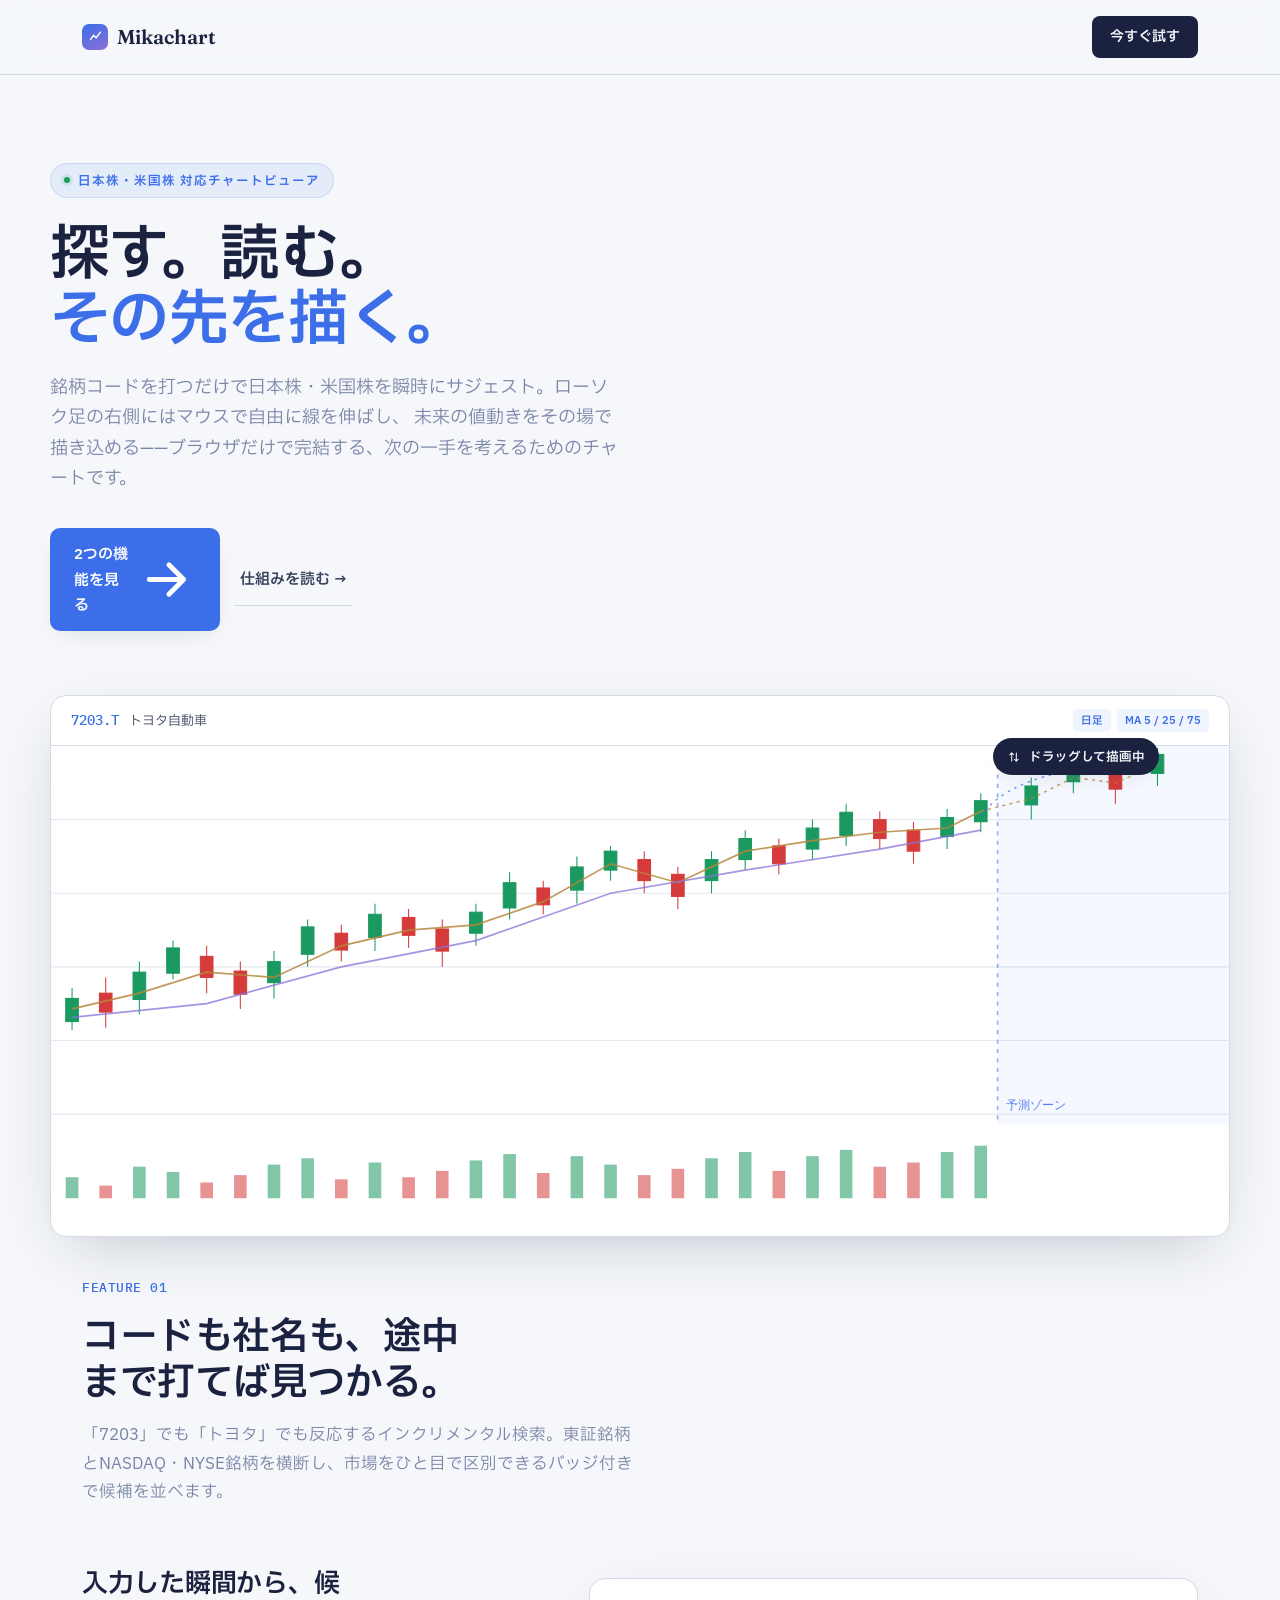
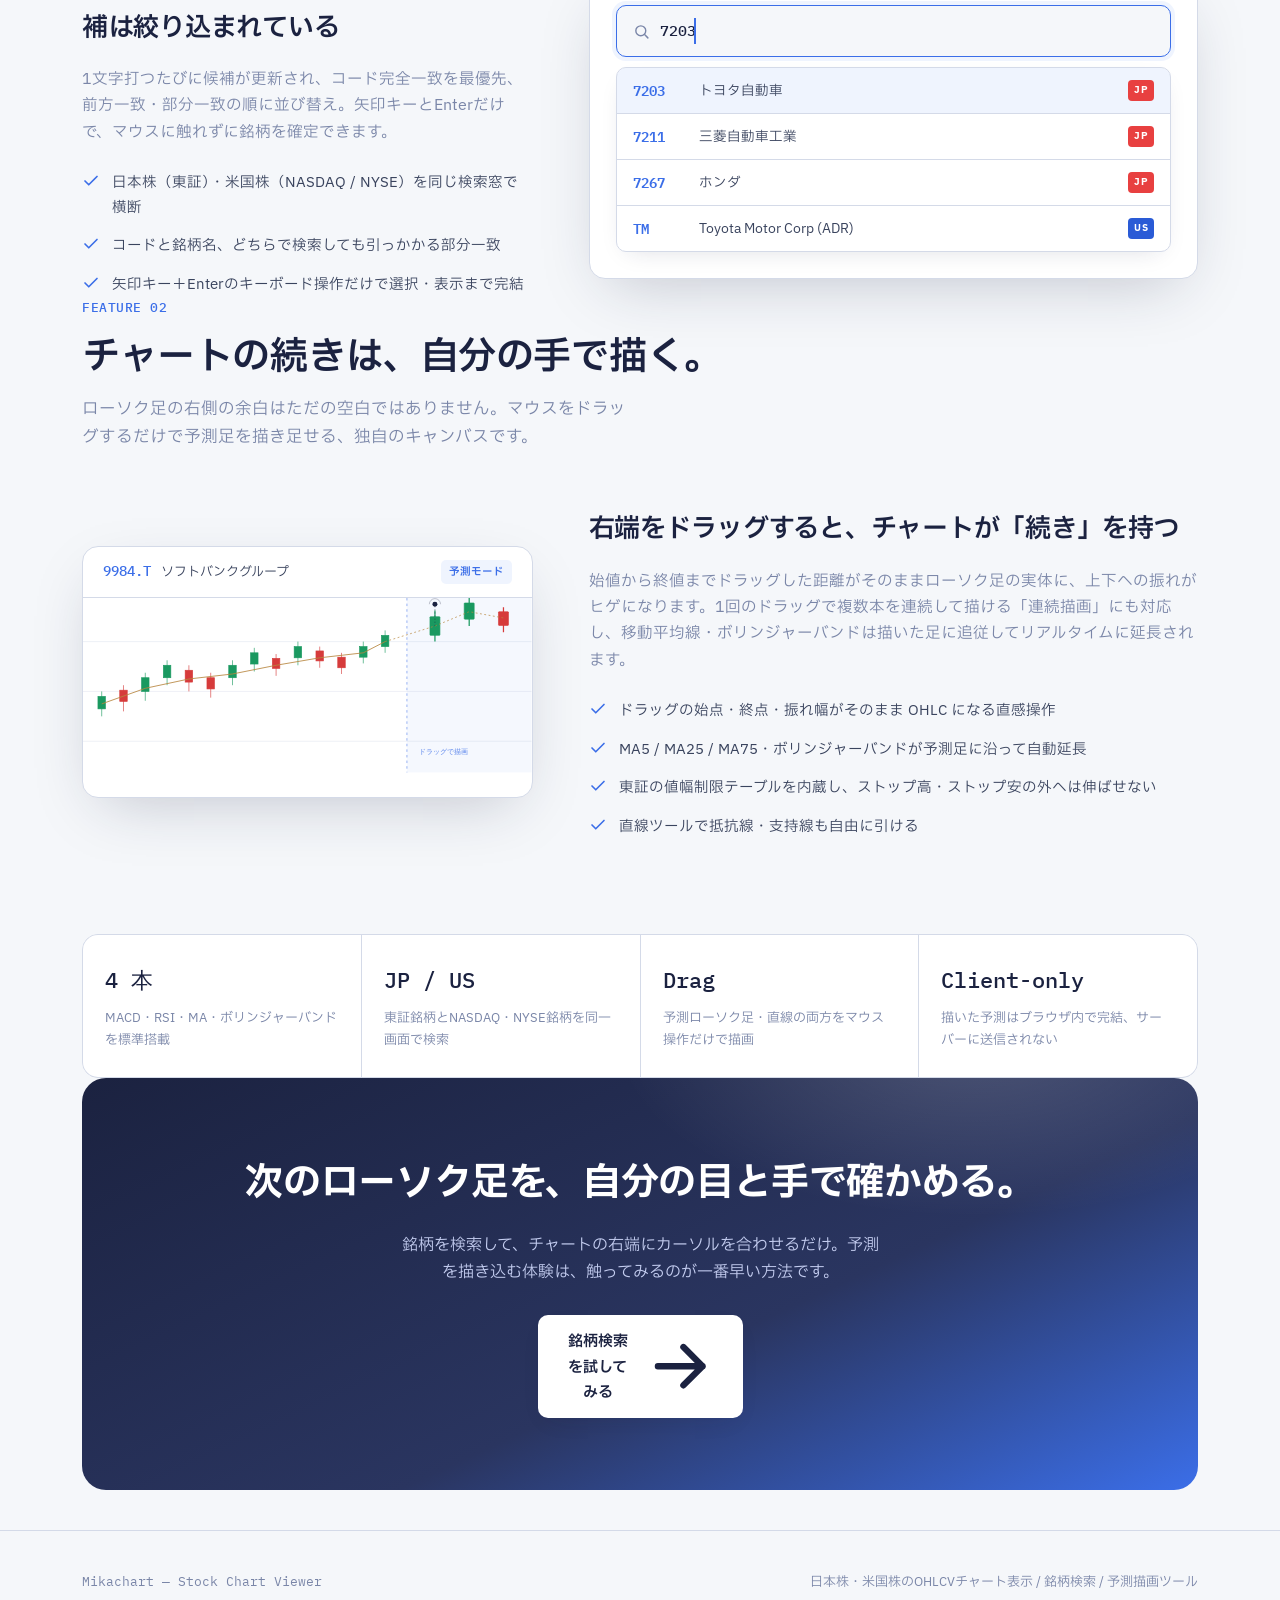
<file: frontend-promo/index.html>
<!DOCTYPE html>
<html lang="ja">
<head>
<meta charset="UTF-8">
<meta name="viewport" content="width=device-width, initial-scale=1.0">
<title>Mikachart — 銘柄検索と予測描画チャート</title>
<meta name="description" content="銘柄検索とチャート右側への予測ローソク足描画をアピールするプロダクトLP">
<link rel="preconnect" href="https://fonts.googleapis.com">
<link rel="preconnect" href="https://fonts.gstatic.com" crossorigin>
<link href="https://fonts.googleapis.com/css2?family=Fraunces:opsz,wght@9..144,500;9..144,600;9..144,680&family=IBM+Plex+Sans:wght@400;500;600&family=IBM+Plex+Sans+JP:wght@400;500;600&family=IBM+Plex+Mono:wght@400;500&display=swap" rel="stylesheet">

<style>
  :root{
    --ink:#1B2240;
    --text:#3A445E;
    --muted:#7A86A8;
    --border:#D4DAE8;
    --bg:#F5F7FA;
    --surface:#FFFFFF;
    --accent:#3B6EE8;
    --accent-soft:rgba(59,110,232,0.08);
    --accent-soft-2:rgba(59,110,232,0.16);
    --green:#1A9960;
    --green-soft:rgba(26,153,96,0.12);
    --red:#D63B3B;
    --gold:#B8863F;
    --purple:#8B6FD9;
    --skyblue:#3E6FD1;
    --shadow:0 20px 60px -20px rgba(27,34,64,0.25);
    --shadow-sm:0 8px 24px -12px rgba(27,34,64,0.18);
  }

  @media (prefers-color-scheme: dark){
    :root:not([data-theme="light"]){
      --ink:#EEF2FF;
      --text:#C7CEE8;
      --muted:#8A93BE;
      --border:#2C3454;
      --bg:#0E1220;
      --surface:#161C30;
      --accent:#7096F5;
      --accent-soft:rgba(112,150,245,0.12);
      --accent-soft-2:rgba(112,150,245,0.22);
      --green:#3BC088;
      --green-soft:rgba(59,192,136,0.14);
      --red:#F0625F;
      --gold:#E0AF68;
      --purple:#BB9AF7;
      --skyblue:#7AA2F7;
      --shadow:0 20px 60px -20px rgba(0,0,0,0.6);
      --shadow-sm:0 8px 24px -12px rgba(0,0,0,0.5);
    }
  }
  :root[data-theme="dark"]{
    --ink:#EEF2FF;
    --text:#C7CEE8;
    --muted:#8A93BE;
    --border:#2C3454;
    --bg:#0E1220;
    --surface:#161C30;
    --accent:#7096F5;
    --accent-soft:rgba(112,150,245,0.12);
    --accent-soft-2:rgba(112,150,245,0.22);
    --green:#3BC088;
    --green-soft:rgba(59,192,136,0.14);
    --red:#F0625F;
    --gold:#E0AF68;
    --purple:#BB9AF7;
    --skyblue:#7AA2F7;
    --shadow:0 20px 60px -20px rgba(0,0,0,0.6);
    --shadow-sm:0 8px 24px -12px rgba(0,0,0,0.5);
  }

  *{box-sizing:border-box;}
  html{scroll-behavior:smooth;}
  body{
    margin:0;
    background:var(--bg);
    color:var(--text);
    font-family:"IBM Plex Sans","IBM Plex Sans JP",system-ui,-apple-system,"Segoe UI",sans-serif;
    font-size:16px;
    line-height:1.7;
    -webkit-font-smoothing:antialiased;
  }
  .mono{font-family:"IBM Plex Mono",ui-monospace,monospace;}
  h1,h2,h3{
    font-family:"Fraunces","IBM Plex Sans JP",serif;
    color:var(--ink);
    text-wrap:balance;
    margin:0;
    letter-spacing:-0.01em;
  }
  p{margin:0;}
  img,svg{max-width:100%;display:block;}
  a{color:inherit;}

  .wrap{max-width:1180px;margin:0 auto;padding:0 32px;}
  @media (max-width:720px){.wrap{padding:0 20px;}}

  /* ---------- nav ---------- */
  header.nav{
    position:sticky;top:0;z-index:50;
    background:color-mix(in srgb, var(--bg) 88%, transparent);
    backdrop-filter:blur(10px);
    border-bottom:1px solid var(--border);
  }
  .nav-inner{
    display:flex;align-items:center;justify-content:space-between;
    padding:16px 32px;max-width:1180px;margin:0 auto;
  }
  .logo{
    display:flex;align-items:center;gap:9px;
    font-family:"Fraunces",serif;font-weight:600;font-size:20px;color:var(--ink);
  }
  .logo-mark{
    width:26px;height:26px;border-radius:7px;
    background:linear-gradient(155deg, var(--accent), var(--purple));
    display:flex;align-items:center;justify-content:center;
    flex:none;
  }
  .logo-mark svg{width:15px;height:15px;}
  .nav-cta{
    font-size:14px;font-weight:600;
    padding:9px 18px;border-radius:8px;
    background:var(--ink);color:var(--bg);
    text-decoration:none;
    white-space:nowrap;
  }
  /* ---------- hero ---------- */
  .hero{padding:88px 0 40px;}
  .eyebrow{
    display:inline-flex;align-items:center;gap:8px;
    font-size:12.5px;font-weight:600;letter-spacing:0.08em;
    color:var(--accent);
    background:var(--accent-soft);
    border:1px solid var(--accent-soft-2);
    padding:6px 13px;border-radius:99px;
    margin-bottom:22px;
  }
  .eyebrow .dot{width:6px;height:6px;border-radius:50%;background:var(--green);box-shadow:0 0 0 3px var(--green-soft);}
  .hero h1{
    font-size:clamp(34px,5.4vw,60px);
    font-weight:600;
    line-height:1.08;
    max-width:15ch;
  }
  .hero h1 em{
    font-style:normal;
    color:var(--accent);
  }
  .hero-sub{
    margin-top:22px;
    font-size:18px;
    color:var(--muted);
    max-width:52ch;
  }
  .hero-actions{
    margin-top:34px;
    display:flex;gap:14px;flex-wrap:wrap;align-items:center;
  }
  .btn-primary{
    display:inline-flex;align-items:center;gap:8px;
    background:var(--accent);color:#fff;
    font-weight:600;font-size:15px;
    padding:13px 24px;border-radius:10px;
    text-decoration:none;
    box-shadow:var(--shadow-sm);
    transition:transform .15s ease, box-shadow .15s ease;
  }
  .btn-primary:hover{transform:translateY(-1px);}
  .btn-ghost{
    display:inline-flex;align-items:center;gap:6px;
    font-weight:600;font-size:15px;color:var(--text);
    padding:13px 6px;text-decoration:none;
    border-bottom:1px solid var(--border);
  }

  /* ---------- chart mock (shared) ---------- */
  .chart-card{
    background:var(--surface);
    border:1px solid var(--border);
    border-radius:16px;
    box-shadow:var(--shadow);
    overflow:hidden;
  }
  .chart-topbar{
    display:flex;align-items:center;justify-content:space-between;
    padding:13px 20px;border-bottom:1px solid var(--border);
    font-size:12.5px;color:var(--muted);
  }
  .chart-title{
    display:flex;align-items:baseline;gap:10px;
  }
  .chart-title .code{font-family:"IBM Plex Mono",monospace;font-weight:500;color:var(--accent);font-size:14px;}
  .chart-title .name{color:var(--text);font-size:13px;}
  .chart-badges{display:flex;gap:6px;}
  .pill-tag{
    font-size:10.5px;font-weight:600;padding:3px 8px;border-radius:5px;
    background:var(--accent-soft);color:var(--accent);
  }
  .hero-chart-wrap{margin-top:64px;position:relative;}
  .hero-chart-wrap .chart-card{padding-bottom:6px;}
  .hero-chart-svg{width:100%;height:auto;display:block;}
  .drag-badge{
    position:absolute;
    display:flex;align-items:center;gap:8px;
    background:var(--ink);color:var(--bg);
    font-size:12.5px;font-weight:600;
    padding:8px 14px;border-radius:99px;
    box-shadow:var(--shadow-sm);
    animation:floaty 3.4s ease-in-out infinite;
  }
  .drag-badge svg{width:14px;height:14px;}
  @keyframes floaty{
    0%,100%{transform:translateY(0);}
    50%{transform:translateY(-6px);}
  }
  @media (prefers-reduced-motion:reduce){
    .drag-badge{animation:none;}
  }

  /* ---------- section shell ---------- */
  section{padding:96px 0;}
  .section-head{max-width:640px;margin-bottom:56px;}
  .section-num{
    font-family:"IBM Plex Mono",monospace;
    font-size:13px;color:var(--accent);font-weight:500;
    letter-spacing:0.04em;
    margin-bottom:14px;
    display:block;
  }
  .section-head h2{font-size:clamp(26px,3.6vw,38px);font-weight:600;line-height:1.2;}
  .section-head p{margin-top:16px;font-size:16.5px;color:var(--muted);max-width:56ch;}

  .feature-grid{
    display:grid;
    grid-template-columns:0.85fr 1.15fr;
    gap:56px;
    align-items:center;
  }
  .feature-grid.reverse .feature-copy{order:2;}
  .feature-grid.reverse .feature-visual{order:1;}
  @media (max-width:920px){
    .feature-grid, .feature-grid.reverse{grid-template-columns:1fr;}
    .feature-grid.reverse .feature-copy{order:1;}
    .feature-grid.reverse .feature-visual{order:2;}
  }
  .feature-copy h3{font-size:26px;font-weight:600;margin-bottom:16px;}
  .feature-copy p{color:var(--muted);font-size:15.5px;}
  .feature-list{list-style:none;margin:26px 0 0;padding:0;display:flex;flex-direction:column;gap:14px;}
  .feature-list li{display:flex;gap:12px;align-items:flex-start;font-size:14.5px;color:var(--text);}
  .feature-list svg{flex:none;width:18px;height:18px;margin-top:2px;color:var(--accent);}

  /* ---------- search mock ---------- */
  .search-card{padding:26px;}
  .search-box{
    display:flex;align-items:center;gap:10px;
    background:var(--bg);
    border:1.5px solid var(--accent);
    border-radius:10px;
    padding:12px 16px;
    box-shadow:0 0 0 4px var(--accent-soft);
  }
  .search-box svg{width:17px;height:17px;color:var(--muted);flex:none;}
  .search-box .typed{
    font-family:"IBM Plex Mono",monospace;font-size:15px;color:var(--ink);font-weight:500;
    white-space:nowrap;overflow:hidden;border-right:2px solid var(--accent);
    animation:type 3.2s steps(4,end) infinite, caret 0.8s step-end infinite;
    width:4ch;
  }
  @keyframes type{
    0%,4%{width:0;}
    28%,72%{width:4ch;}
    96%,100%{width:0;}
  }
  @keyframes caret{50%{border-color:transparent;}}
  @media (prefers-reduced-motion:reduce){
    .search-box .typed{animation:none;width:4ch;}
  }
  .dd{
    margin-top:10px;border:1px solid var(--border);border-radius:10px;
    background:var(--surface);overflow:hidden;box-shadow:var(--shadow-sm);
  }
  .dd-row{
    display:flex;align-items:center;gap:12px;
    padding:11px 16px;border-bottom:1px solid var(--border);
    font-size:13.5px;
  }
  .dd-row:last-child{border-bottom:none;}
  .dd-row.active{background:var(--accent-soft);}
  .dd-code{font-family:"IBM Plex Mono",monospace;font-weight:600;color:var(--accent);width:54px;flex:none;}
  .dd-name{flex:1;color:var(--text);overflow:hidden;text-overflow:ellipsis;white-space:nowrap;}
  .dd-market{
    font-size:9.5px;font-weight:700;letter-spacing:0.05em;color:#fff;
    padding:2.5px 6px;border-radius:4px;flex:none;
  }
  .dd-market.jp{background:#E84040;}
  .dd-market.us{background:#2A5BD6;}

  /* ---------- feature grid pills row ---------- */
  .capability-row{
    margin-top:96px;
    display:grid;grid-template-columns:repeat(4,1fr);gap:1px;
    background:var(--border);border:1px solid var(--border);border-radius:16px;overflow:hidden;
  }
  @media (max-width:820px){.capability-row{grid-template-columns:repeat(2,1fr);}}
  .cap-cell{background:var(--surface);padding:26px 22px;}
  .cap-cell .k{font-family:"IBM Plex Mono",monospace;font-size:22px;font-weight:500;color:var(--ink);}
  .cap-cell .l{margin-top:8px;font-size:13px;color:var(--muted);}

  /* ---------- cta ---------- */
  .cta{
    background:linear-gradient(155deg, var(--ink), #2A3560 60%, var(--accent));
    border-radius:24px;
    padding:72px 48px;
    text-align:center;
    color:#EEF2FF;
    position:relative;
    overflow:hidden;
  }
  .cta h2{color:#fff;font-size:clamp(26px,4vw,38px);}
  .cta p{margin-top:16px;color:#C4CDF0;font-size:16px;max-width:48ch;margin-left:auto;margin-right:auto;}
  .cta .btn-primary{margin-top:30px;background:#fff;color:var(--ink);}
  .cta-glow{
    position:absolute;inset:0;
    background:radial-gradient(600px 300px at 80% -10%, rgba(255,255,255,0.18), transparent 60%);
    pointer-events:none;
  }

  footer{
    padding:40px 0 56px;
    border-top:1px solid var(--border);
    margin-top:40px;
  }
  .footer-inner{
    display:flex;justify-content:space-between;align-items:center;gap:16px;flex-wrap:wrap;
    font-size:13px;color:var(--muted);
  }
</style>
</head>
<body>

<header class="nav">
  <div class="nav-inner">
    <div class="logo">
      <span class="logo-mark">
        <svg viewBox="0 0 24 24" fill="none" xmlns="http://www.w3.org/2000/svg">
          <path d="M4 17L9 10L13 14L20 5" stroke="white" stroke-width="2.2" stroke-linecap="round" stroke-linejoin="round"/>
        </svg>
      </span>
      Mikachart
    </div>
    <a class="nav-cta" href="#cta">今すぐ試す</a>
  </div>
</header>

<main>
  <section class="hero wrap">
    <span class="eyebrow"><span class="dot"></span>日本株・米国株 対応チャートビューア</span>
    <h1>探す。読む。<br><em>その先を描く。</em></h1>
    <p class="hero-sub">
      銘柄コードを打つだけで日本株・米国株を瞬時にサジェスト。ローソク足の右側にはマウスで自由に線を伸ばし、
      未来の値動きをその場で描き込める——ブラウザだけで完結する、次の一手を考えるためのチャートです。
    </p>
    <div class="hero-actions">
      <a class="btn-primary" href="#feature-search">
        2つの機能を見る
        <svg viewBox="0 0 24 24" fill="none"><path d="M5 12h14M13 6l6 6-6 6" stroke="currentColor" stroke-width="2" stroke-linecap="round" stroke-linejoin="round"/></svg>
      </a>
      <a class="btn-ghost" href="#feature-draw">仕組みを読む →</a>
    </div>

    <div class="hero-chart-wrap">
      <div class="chart-card">
        <div class="chart-topbar">
          <div class="chart-title">
            <span class="code">7203.T</span>
            <span class="name">トヨタ自動車</span>
          </div>
          <div class="chart-badges">
            <span class="pill-tag">日足</span>
            <span class="pill-tag">MA 5 / 25 / 75</span>
          </div>
        </div>

        <svg class="hero-chart-svg" viewBox="0 0 1120 460" xmlns="http://www.w3.org/2000/svg">
          <!-- grid -->
          <g stroke="var(--border)" stroke-width="1" opacity="0.6">
            <line x1="0" y1="70" x2="1120" y2="70"/>
            <line x1="0" y1="140" x2="1120" y2="140"/>
            <line x1="0" y1="210" x2="1120" y2="210"/>
            <line x1="0" y1="280" x2="1120" y2="280"/>
            <line x1="0" y1="350" x2="1120" y2="350"/>
          </g>

          <!-- zone: predicted region background -->
          <rect x="900" y="0" width="220" height="360" fill="var(--accent)" opacity="0.05"/>
          <line x1="900" y1="0" x2="900" y2="360" stroke="var(--accent)" stroke-width="1.5" stroke-dasharray="4 5" opacity="0.55"/>

          <!-- historical candles (deterministic hand-authored series) -->
          <g class="candles">
            <!-- each group: wick line + body rect -->
            <g stroke="var(--green)" fill="var(--green)">
              <line x1="20" y1="230" x2="20" y2="270"/><rect x="14" y="240" width="12" height="22"/>
            </g>
            <g stroke="var(--red)" fill="var(--red)">
              <line x1="52" y1="220" x2="52" y2="268"/><rect x="46" y="235" width="12" height="18"/>
            </g>
            <g stroke="var(--green)" fill="var(--green)">
              <line x1="84" y1="205" x2="84" y2="255"/><rect x="78" y="215" width="12" height="26"/>
            </g>
            <g stroke="var(--green)" fill="var(--green)">
              <line x1="116" y1="185" x2="116" y2="222"/><rect x="110" y="192" width="12" height="24"/>
            </g>
            <g stroke="var(--red)" fill="var(--red)">
              <line x1="148" y1="190" x2="148" y2="235"/><rect x="142" y="200" width="12" height="20"/>
            </g>
            <g stroke="var(--red)" fill="var(--red)">
              <line x1="180" y1="205" x2="180" y2="250"/><rect x="174" y="214" width="12" height="22"/>
            </g>
            <g stroke="var(--green)" fill="var(--green)">
              <line x1="212" y1="195" x2="212" y2="240"/><rect x="206" y="205" width="12" height="20"/>
            </g>
            <g stroke="var(--green)" fill="var(--green)">
              <line x1="244" y1="165" x2="244" y2="210"/><rect x="238" y="172" width="12" height="26"/>
            </g>
            <g stroke="var(--red)" fill="var(--red)">
              <line x1="276" y1="170" x2="276" y2="205"/><rect x="270" y="178" width="12" height="16"/>
            </g>
            <g stroke="var(--green)" fill="var(--green)">
              <line x1="308" y1="150" x2="308" y2="195"/><rect x="302" y="160" width="12" height="22"/>
            </g>
            <g stroke="var(--red)" fill="var(--red)">
              <line x1="340" y1="155" x2="340" y2="192"/><rect x="334" y="163" width="12" height="17"/>
            </g>
            <g stroke="var(--red)" fill="var(--red)">
              <line x1="372" y1="165" x2="372" y2="210"/><rect x="366" y="174" width="12" height="21"/>
            </g>
            <g stroke="var(--green)" fill="var(--green)">
              <line x1="404" y1="150" x2="404" y2="190"/><rect x="398" y="158" width="12" height="20"/>
            </g>
            <g stroke="var(--green)" fill="var(--green)">
              <line x1="436" y1="120" x2="436" y2="165"/><rect x="430" y="130" width="12" height="24"/>
            </g>
            <g stroke="var(--red)" fill="var(--red)">
              <line x1="468" y1="128" x2="468" y2="160"/><rect x="462" y="135" width="12" height="16"/>
            </g>
            <g stroke="var(--green)" fill="var(--green)">
              <line x1="500" y1="105" x2="500" y2="150"/><rect x="494" y="115" width="12" height="22"/>
            </g>
            <g stroke="var(--green)" fill="var(--green)">
              <line x1="532" y1="95" x2="532" y2="128"/><rect x="526" y="100" width="12" height="18"/>
            </g>
            <g stroke="var(--red)" fill="var(--red)">
              <line x1="564" y1="100" x2="564" y2="140"/><rect x="558" y="108" width="12" height="20"/>
            </g>
            <g stroke="var(--red)" fill="var(--red)">
              <line x1="596" y1="115" x2="596" y2="155"/><rect x="590" y="122" width="12" height="21"/>
            </g>
            <g stroke="var(--green)" fill="var(--green)">
              <line x1="628" y1="100" x2="628" y2="140"/><rect x="622" y="108" width="12" height="20"/>
            </g>
            <g stroke="var(--green)" fill="var(--green)">
              <line x1="660" y1="80" x2="660" y2="118"/><rect x="654" y="88" width="12" height="20"/>
            </g>
            <g stroke="var(--red)" fill="var(--red)">
              <line x1="692" y1="88" x2="692" y2="122"/><rect x="686" y="95" width="12" height="17"/>
            </g>
            <g stroke="var(--green)" fill="var(--green)">
              <line x1="724" y1="70" x2="724" y2="108"/><rect x="718" y="78" width="12" height="20"/>
            </g>
            <g stroke="var(--green)" fill="var(--green)">
              <line x1="756" y1="55" x2="756" y2="95"/><rect x="750" y="63" width="12" height="22"/>
            </g>
            <g stroke="var(--red)" fill="var(--red)">
              <line x1="788" y1="62" x2="788" y2="98"/><rect x="782" y="70" width="12" height="18"/>
            </g>
            <g stroke="var(--red)" fill="var(--red)">
              <line x1="820" y1="72" x2="820" y2="112"/><rect x="814" y="80" width="12" height="20"/>
            </g>
            <g stroke="var(--green)" fill="var(--green)">
              <line x1="852" y1="60" x2="852" y2="98"/><rect x="846" y="68" width="12" height="18"/>
            </g>
            <g stroke="var(--green)" fill="var(--green)">
              <line x1="884" y1="45" x2="884" y2="82"/><rect x="878" y="52" width="12" height="20"/>
            </g>
          </g>

          <!-- MA lines over history -->
          <path d="M20 250 L84 235 L148 215 L212 220 L276 190 L340 175 L404 170 L468 148 L532 112 L596 130 L660 100 L724 90 L788 82 L852 78 L884 62"
                fill="none" stroke="var(--gold)" stroke-width="1.6" opacity="0.85"/>
          <path d="M20 258 L148 245 L276 210 L404 185 L532 140 L660 118 L788 98 L884 80"
                fill="none" stroke="var(--purple)" stroke-width="1.6" opacity="0.75"/>

          <!-- predicted candles: dashed guide + drawn candles growing right -->
          <g stroke="var(--green)" fill="var(--green)">
            <line x1="932" y1="30" x2="932" y2="70" class="pc pc1"/><rect x="926" y="38" width="12" height="18" class="pc pc1"/>
          </g>
          <g stroke="var(--green)" fill="var(--green)">
            <line x1="972" y1="10" x2="972" y2="45" class="pc pc2"/><rect x="966" y="16" width="12" height="18" class="pc pc2"/>
          </g>
          <g stroke="var(--red)" fill="var(--red)">
            <line x1="1012" y1="20" x2="1012" y2="55" class="pc pc3"/><rect x="1006" y="26" width="12" height="15" class="pc pc3"/>
          </g>
          <g stroke="var(--green)" fill="var(--green)">
            <line x1="1052" y1="2" x2="1052" y2="38" class="pc pc4"/><rect x="1046" y="8" width="12" height="18" class="pc pc4"/>
          </g>

          <!-- MA extension dotted line into prediction -->
          <path d="M884 62 L932 50 L972 30 L1012 35 L1052 18" fill="none" stroke="var(--gold)" stroke-width="1.4" stroke-dasharray="3 4" opacity="0.8"/>

          <!-- volume mini bars -->
          <g opacity="0.55">
            <rect x="14" y="410" width="12" height="20" fill="var(--green)"/>
            <rect x="46" y="418" width="12" height="12" fill="var(--red)"/>
            <rect x="78" y="400" width="12" height="30" fill="var(--green)"/>
            <rect x="110" y="405" width="12" height="25" fill="var(--green)"/>
            <rect x="142" y="415" width="12" height="15" fill="var(--red)"/>
            <rect x="174" y="408" width="12" height="22" fill="var(--red)"/>
            <rect x="206" y="398" width="12" height="32" fill="var(--green)"/>
            <rect x="238" y="392" width="12" height="38" fill="var(--green)"/>
            <rect x="270" y="412" width="12" height="18" fill="var(--red)"/>
            <rect x="302" y="396" width="12" height="34" fill="var(--green)"/>
            <rect x="334" y="410" width="12" height="20" fill="var(--red)"/>
            <rect x="366" y="404" width="12" height="26" fill="var(--red)"/>
            <rect x="398" y="394" width="12" height="36" fill="var(--green)"/>
            <rect x="430" y="388" width="12" height="42" fill="var(--green)"/>
            <rect x="462" y="406" width="12" height="24" fill="var(--red)"/>
            <rect x="494" y="390" width="12" height="40" fill="var(--green)"/>
            <rect x="526" y="398" width="12" height="32" fill="var(--green)"/>
            <rect x="558" y="408" width="12" height="22" fill="var(--red)"/>
            <rect x="590" y="402" width="12" height="28" fill="var(--red)"/>
            <rect x="622" y="392" width="12" height="38" fill="var(--green)"/>
            <rect x="654" y="386" width="12" height="44" fill="var(--green)"/>
            <rect x="686" y="404" width="12" height="26" fill="var(--red)"/>
            <rect x="718" y="390" width="12" height="40" fill="var(--green)"/>
            <rect x="750" y="384" width="12" height="46" fill="var(--green)"/>
            <rect x="782" y="400" width="12" height="30" fill="var(--red)"/>
            <rect x="814" y="396" width="12" height="34" fill="var(--red)"/>
            <rect x="846" y="386" width="12" height="44" fill="var(--green)"/>
            <rect x="878" y="380" width="12" height="50" fill="var(--green)"/>
          </g>

          <!-- drag path illustration for the drawing feature -->
          <path d="M884 66 C 905 40, 940 20, 1058 12" fill="none" stroke="var(--accent)" stroke-width="1.5" stroke-dasharray="1 6" stroke-linecap="round" opacity="0.7"/>

          <!-- label -->
          <text x="908" y="345" font-family="IBM Plex Mono, monospace" font-size="11" fill="var(--accent)" opacity="0.85">予測ゾーン</text>
        </svg>
      </div>

      <div class="drag-badge" style="right:6%; top:8%;">
        <svg viewBox="0 0 24 24" fill="none"><path d="M8 5v14M8 5l-3 3M8 5l3 3M16 19V5M16 19l-3-3M16 19l3-3" stroke="currentColor" stroke-width="1.8" stroke-linecap="round" stroke-linejoin="round"/></svg>
        ドラッグして描画中
      </div>
    </div>
  </section>

  <section class="wrap" id="feature-search">
    <div class="section-head">
      <span class="section-num">FEATURE 01</span>
      <h2>コードも社名も、途中まで打てば見つかる。</h2>
      <p>「7203」でも「トヨタ」でも反応するインクリメンタル検索。東証銘柄とNASDAQ・NYSE銘柄を横断し、市場をひと目で区別できるバッジ付きで候補を並べます。</p>
    </div>

    <div class="feature-grid">
      <div class="feature-copy">
        <h3>入力した瞬間から、候補は絞り込まれている</h3>
        <p>1文字打つたびに候補が更新され、コード完全一致を最優先、前方一致・部分一致の順に並び替え。矢印キーとEnterだけで、マウスに触れずに銘柄を確定できます。</p>
        <ul class="feature-list">
          <li>
            <svg viewBox="0 0 24 24" fill="none"><path d="M20 6L9 17l-5-5" stroke="currentColor" stroke-width="2.2" stroke-linecap="round" stroke-linejoin="round"/></svg>
            日本株（東証）・米国株（NASDAQ / NYSE）を同じ検索窓で横断
          </li>
          <li>
            <svg viewBox="0 0 24 24" fill="none"><path d="M20 6L9 17l-5-5" stroke="currentColor" stroke-width="2.2" stroke-linecap="round" stroke-linejoin="round"/></svg>
            コードと銘柄名、どちらで検索しても引っかかる部分一致
          </li>
          <li>
            <svg viewBox="0 0 24 24" fill="none"><path d="M20 6L9 17l-5-5" stroke="currentColor" stroke-width="2.2" stroke-linecap="round" stroke-linejoin="round"/></svg>
            矢印キー＋Enterのキーボード操作だけで選択・表示まで完結
          </li>
        </ul>
      </div>
      <div class="feature-visual">
        <div class="chart-card search-card">
          <div class="search-box">
            <svg viewBox="0 0 24 24" fill="none"><circle cx="11" cy="11" r="7" stroke="currentColor" stroke-width="2"/><path d="M21 21l-4.3-4.3" stroke="currentColor" stroke-width="2" stroke-linecap="round"/></svg>
            <span class="typed">7203</span>
          </div>
          <div class="dd">
            <div class="dd-row active">
              <span class="dd-code">7203</span>
              <span class="dd-name">トヨタ自動車</span>
              <span class="dd-market jp">JP</span>
            </div>
            <div class="dd-row">
              <span class="dd-code">7211</span>
              <span class="dd-name">三菱自動車工業</span>
              <span class="dd-market jp">JP</span>
            </div>
            <div class="dd-row">
              <span class="dd-code">7267</span>
              <span class="dd-name">ホンダ</span>
              <span class="dd-market jp">JP</span>
            </div>
            <div class="dd-row">
              <span class="dd-code">TM</span>
              <span class="dd-name">Toyota Motor Corp (ADR)</span>
              <span class="dd-market us">US</span>
            </div>
          </div>
        </div>
      </div>
    </div>
  </section>

  <section class="wrap" id="feature-draw">
    <div class="section-head">
      <span class="section-num">FEATURE 02</span>
      <h2>チャートの続きは、自分の手で描く。</h2>
      <p>ローソク足の右側の余白はただの空白ではありません。マウスをドラッグするだけで予測足を描き足せる、独自のキャンバスです。</p>
    </div>

    <div class="feature-grid reverse">
      <div class="feature-copy">
        <h3>右端をドラッグすると、チャートが「続き」を持つ</h3>
        <p>始値から終値までドラッグした距離がそのままローソク足の実体に、上下への振れがヒゲになります。1回のドラッグで複数本を連続して描ける「連続描画」にも対応し、移動平均線・ボリンジャーバンドは描いた足に追従してリアルタイムに延長されます。</p>
        <ul class="feature-list">
          <li>
            <svg viewBox="0 0 24 24" fill="none"><path d="M20 6L9 17l-5-5" stroke="currentColor" stroke-width="2.2" stroke-linecap="round" stroke-linejoin="round"/></svg>
            ドラッグの始点・終点・振れ幅がそのまま OHLC になる直感操作
          </li>
          <li>
            <svg viewBox="0 0 24 24" fill="none"><path d="M20 6L9 17l-5-5" stroke="currentColor" stroke-width="2.2" stroke-linecap="round" stroke-linejoin="round"/></svg>
            MA5 / MA25 / MA75・ボリンジャーバンドが予測足に沿って自動延長
          </li>
          <li>
            <svg viewBox="0 0 24 24" fill="none"><path d="M20 6L9 17l-5-5" stroke="currentColor" stroke-width="2.2" stroke-linecap="round" stroke-linejoin="round"/></svg>
            東証の値幅制限テーブルを内蔵し、ストップ高・ストップ安の外へは伸ばせない
          </li>
          <li>
            <svg viewBox="0 0 24 24" fill="none"><path d="M20 6L9 17l-5-5" stroke="currentColor" stroke-width="2.2" stroke-linecap="round" stroke-linejoin="round"/></svg>
            直線ツールで抵抗線・支持線も自由に引ける
          </li>
        </ul>
      </div>
      <div class="feature-visual">
        <div class="chart-card">
          <div class="chart-topbar">
            <div class="chart-title">
              <span class="code">9984.T</span>
              <span class="name">ソフトバンクグループ</span>
            </div>
            <div class="chart-badges"><span class="pill-tag">予測モード</span></div>
          </div>
          <svg class="hero-chart-svg" viewBox="0 0 720 320" xmlns="http://www.w3.org/2000/svg">
            <g stroke="var(--border)" opacity="0.6"><line x1="0" y1="70" x2="720" y2="70"/><line x1="0" y1="150" x2="720" y2="150"/><line x1="0" y1="230" x2="720" y2="230"/></g>
            <rect x="520" y="0" width="200" height="280" fill="var(--accent)" opacity="0.05"/>
            <line x1="520" y1="0" x2="520" y2="280" stroke="var(--accent)" stroke-width="1.5" stroke-dasharray="4 5" opacity="0.55"/>

            <g stroke="var(--green)" fill="var(--green)"><line x1="30" y1="150" x2="30" y2="190"/><rect x="24" y="158" width="12" height="20"/></g>
            <g stroke="var(--red)" fill="var(--red)"><line x1="65" y1="140" x2="65" y2="182"/><rect x="59" y="148" width="12" height="18"/></g>
            <g stroke="var(--green)" fill="var(--green)"><line x1="100" y1="120" x2="100" y2="165"/><rect x="94" y="128" width="12" height="22"/></g>
            <g stroke="var(--green)" fill="var(--green)"><line x1="135" y1="100" x2="135" y2="140"/><rect x="129" y="108" width="12" height="20"/></g>
            <g stroke="var(--red)" fill="var(--red)"><line x1="170" y1="108" x2="170" y2="150"/><rect x="164" y="116" width="12" height="19"/></g>
            <g stroke="var(--red)" fill="var(--red)"><line x1="205" y1="120" x2="205" y2="160"/><rect x="199" y="128" width="12" height="18"/></g>
            <g stroke="var(--green)" fill="var(--green)"><line x1="240" y1="100" x2="240" y2="140"/><rect x="234" y="108" width="12" height="20"/></g>
            <g stroke="var(--green)" fill="var(--green)"><line x1="275" y1="80" x2="275" y2="118"/><rect x="269" y="88" width="12" height="18"/></g>
            <g stroke="var(--red)" fill="var(--red)"><line x1="310" y1="90" x2="310" y2="125"/><rect x="304" y="97" width="12" height="16"/></g>
            <g stroke="var(--green)" fill="var(--green)"><line x1="345" y1="70" x2="345" y2="108"/><rect x="339" y="78" width="12" height="18"/></g>
            <g stroke="var(--red)" fill="var(--red)"><line x1="380" y1="78" x2="380" y2="112"/><rect x="374" y="85" width="12" height="16"/></g>
            <g stroke="var(--red)" fill="var(--red)"><line x1="415" y1="88" x2="415" y2="122"/><rect x="409" y="95" width="12" height="17"/></g>
            <g stroke="var(--green)" fill="var(--green)"><line x1="450" y1="70" x2="450" y2="105"/><rect x="444" y="78" width="12" height="17"/></g>
            <g stroke="var(--green)" fill="var(--green)"><line x1="485" y1="52" x2="485" y2="88"/><rect x="479" y="60" width="12" height="18"/></g>

            <path d="M30 170 L100 145 L170 130 L240 122 L310 108 L380 96 L450 88 L485 70" fill="none" stroke="var(--gold)" stroke-width="1.6" opacity="0.85"/>

            <!-- predicted candles, larger & emphasized -->
            <g stroke="var(--green)" fill="var(--green)"><line x1="565" y1="20" x2="565" y2="70" stroke-width="2"/><rect x="557" y="30" width="16" height="30" rx="1"/></g>
            <g stroke="var(--green)" fill="var(--green)"><line x1="620" y1="0" x2="620" y2="45" stroke-width="2"/><rect x="612" y="8" width="16" height="26" rx="1"/></g>
            <g stroke="var(--red)" fill="var(--red)"><line x1="675" y1="15" x2="675" y2="55" stroke-width="2"/><rect x="667" y="22" width="16" height="22" rx="1"/></g>

            <path d="M485 70 L565 45 L620 22 L675 32" fill="none" stroke="var(--gold)" stroke-width="1.4" stroke-dasharray="3 4" opacity="0.8"/>

            <!-- cursor drag illustration -->
            <g transform="translate(565,45)">
              <line x1="0" y1="0" x2="0" y2="-35" stroke="var(--ink)" stroke-width="1.4" stroke-dasharray="2 3" opacity="0.5"/>
              <circle cx="0" cy="-35" r="4" fill="var(--ink)"/>
              <path d="M-9 -35 a9 9 0 1 1 18 0" fill="none" stroke="var(--ink)" stroke-width="1.2" opacity="0.35"/>
            </g>
            <text x="540" y="250" font-family="IBM Plex Mono, monospace" font-size="11" fill="var(--accent)" opacity="0.85">ドラッグで描画</text>
          </svg>
        </div>
      </div>
    </div>

    <div class="capability-row">
      <div class="cap-cell">
        <div class="k">4 本</div>
        <div class="l">MACD・RSI・MA・ボリンジャーバンドを標準搭載</div>
      </div>
      <div class="cap-cell">
        <div class="k">JP / US</div>
        <div class="l">東証銘柄とNASDAQ・NYSE銘柄を同一画面で検索</div>
      </div>
      <div class="cap-cell">
        <div class="k">Drag</div>
        <div class="l">予測ローソク足・直線の両方をマウス操作だけで描画</div>
      </div>
      <div class="cap-cell">
        <div class="k">Client-only</div>
        <div class="l">描いた予測はブラウザ内で完結、サーバーに送信されない</div>
      </div>
    </div>
  </section>

  <section class="wrap" id="cta">
    <div class="cta">
      <div class="cta-glow"></div>
      <h2>次のローソク足を、自分の目と手で確かめる。</h2>
      <p>銘柄を検索して、チャートの右端にカーソルを合わせるだけ。予測を描き込む体験は、触ってみるのが一番早い方法です。</p>
      <a class="btn-primary" href="#feature-search">
        銘柄検索を試してみる
        <svg viewBox="0 0 24 24" fill="none"><path d="M5 12h14M13 6l6 6-6 6" stroke="currentColor" stroke-width="2" stroke-linecap="round" stroke-linejoin="round"/></svg>
      </a>
    </div>
  </section>
</main>

<footer>
  <div class="wrap footer-inner">
    <span class="mono">Mikachart — Stock Chart Viewer</span>
    <span>日本株・米国株のOHLCVチャート表示 / 銘柄検索 / 予測描画ツール</span>
  </div>
</footer>

</body>
</html>
</file>
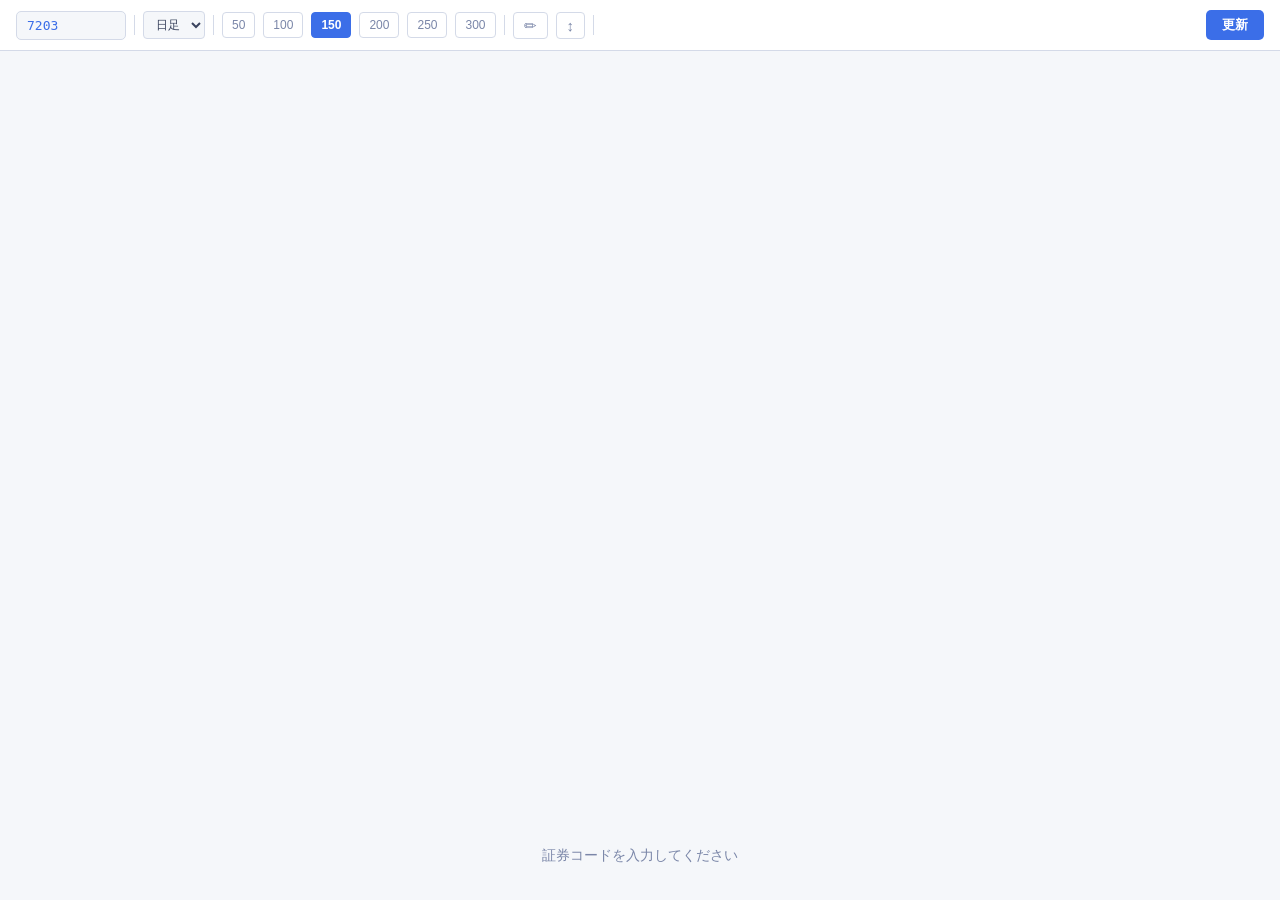
<file: frontend/index.html>
<!DOCTYPE html>
<html lang="ja">
<head>
  <meta charset="UTF-8">
  <meta name="viewport" content="width=device-width, initial-scale=1.0">
  <title>株価チャート</title>
  <link rel="stylesheet" href="style.css">
  <script src="https://cdn.plot.ly/plotly-2.35.2.min.js"
          integrity="sha384-cCVCZkAjYNxaYKbM8lsArLznDF/SvMFr1jcZrvOpSTCa0W40ZAdLzHCEulnUa5i7"
          crossorigin="anonymous"></script>
</head>
<body>

  <div id="toolbar">
    <div class="ticker-wrap">
      <input id="ticker-input" type="text" placeholder="7203" value="7203"
             autocomplete="off" spellcheck="false">
      <ul id="ticker-dropdown"></ul>
    </div>
    <div class="sep"></div>
    <select id="interval-select">
      <option value="1d">日足</option>
      <option value="1wk">週足</option>
      <option value="1mo">月足</option>
    </select>
    <div class="sep"></div>
    <button class="candle-btn" data-count="50">50</button>
    <button class="candle-btn" data-count="100">100</button>
    <button class="candle-btn active" data-count="150">150</button>
    <button class="candle-btn" data-count="200">200</button>
    <button class="candle-btn" data-count="250">250</button>
    <button class="candle-btn" data-count="300">300</button>
    <div class="sep"></div>
    <button id="draw-line-btn" title="直線を描く">✏</button>
    <button id="y-fit-btn" title="高値・安値フィット表示">↕</button>
    <div class="sep"></div>
    <span id="latest-date"></span>
    <button id="update-btn">更新</button>
  </div>

  <div id="loading-bar"><div id="loading-bar-inner"></div></div>
  <div id="loading-overlay"><div id="spinner"></div><span id="loading-text">データを取得中...</span></div>
  <div id="error-msg"></div>
  <div id="hover-info"></div>

  <div id="chart"></div>
  <div id="empty-state">証券コードを入力してください</div>

  <script src="app.js"></script>
</body>
</html>
</file>
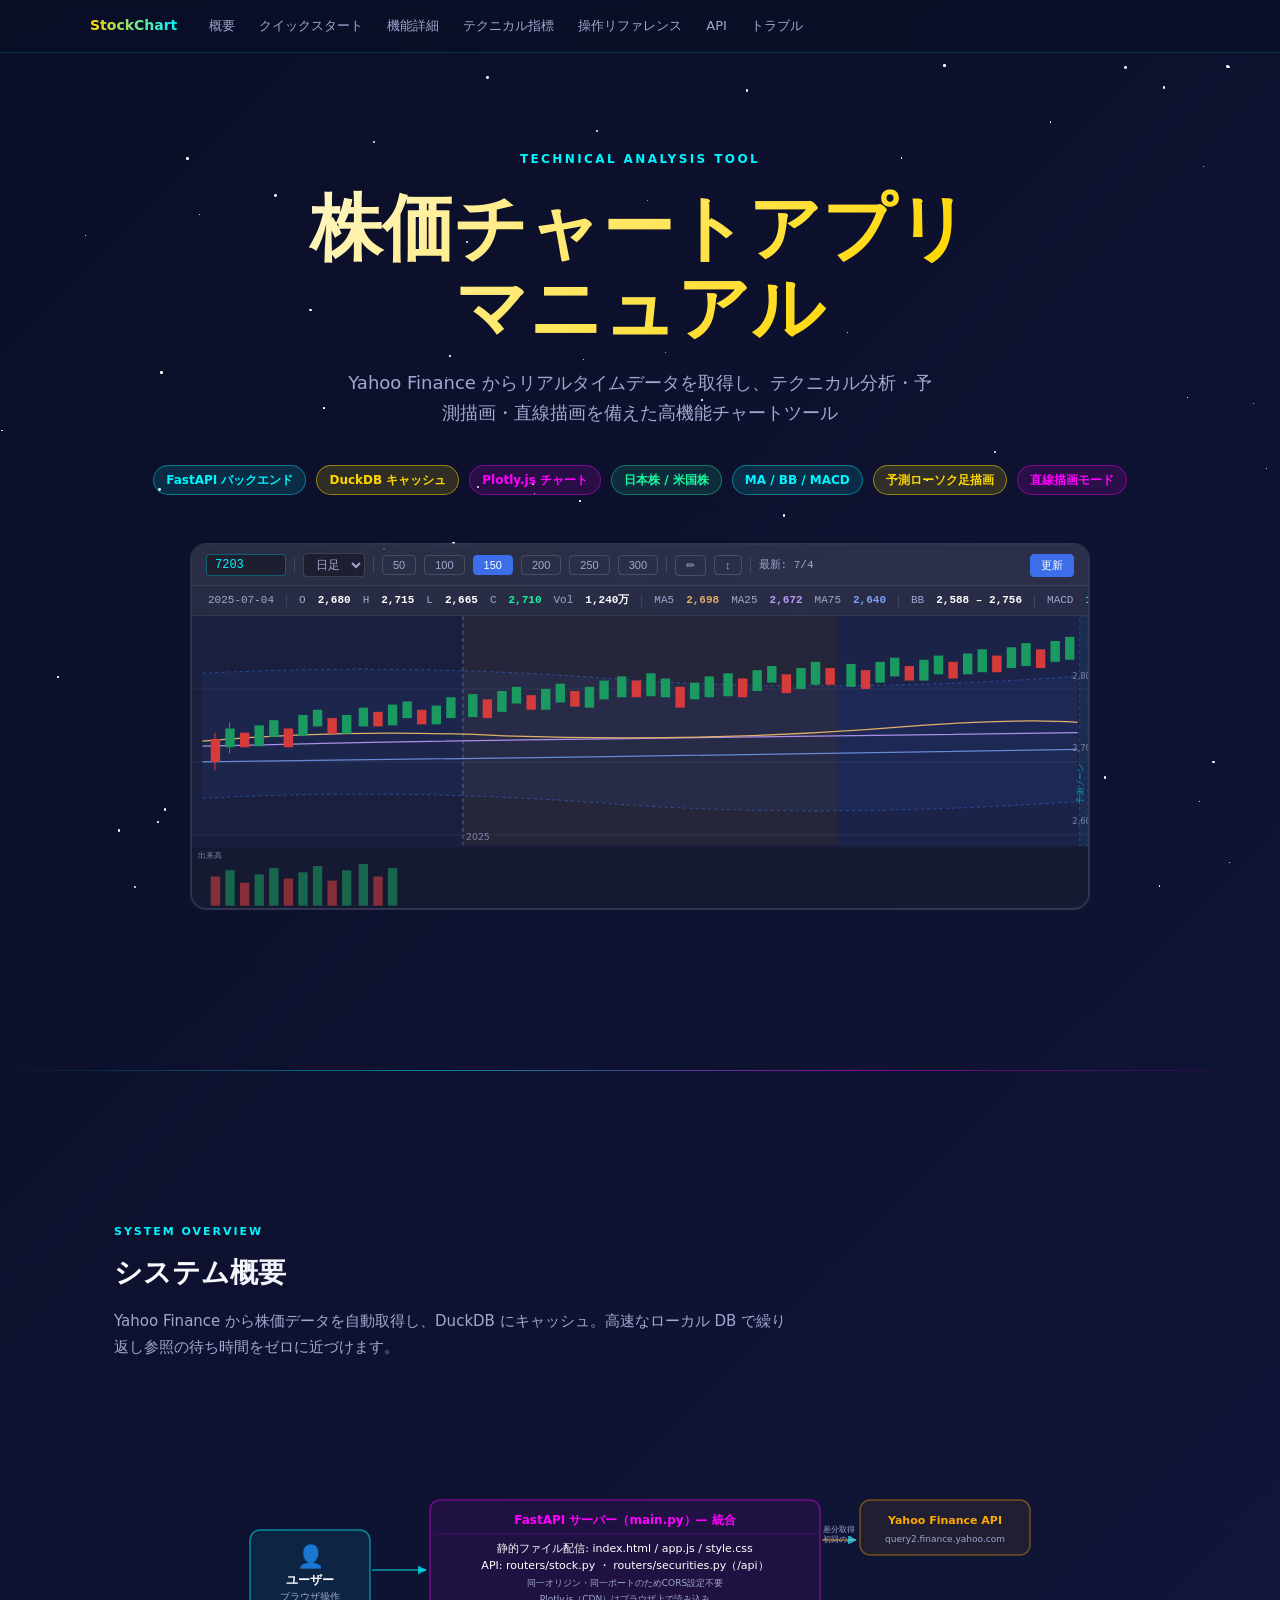
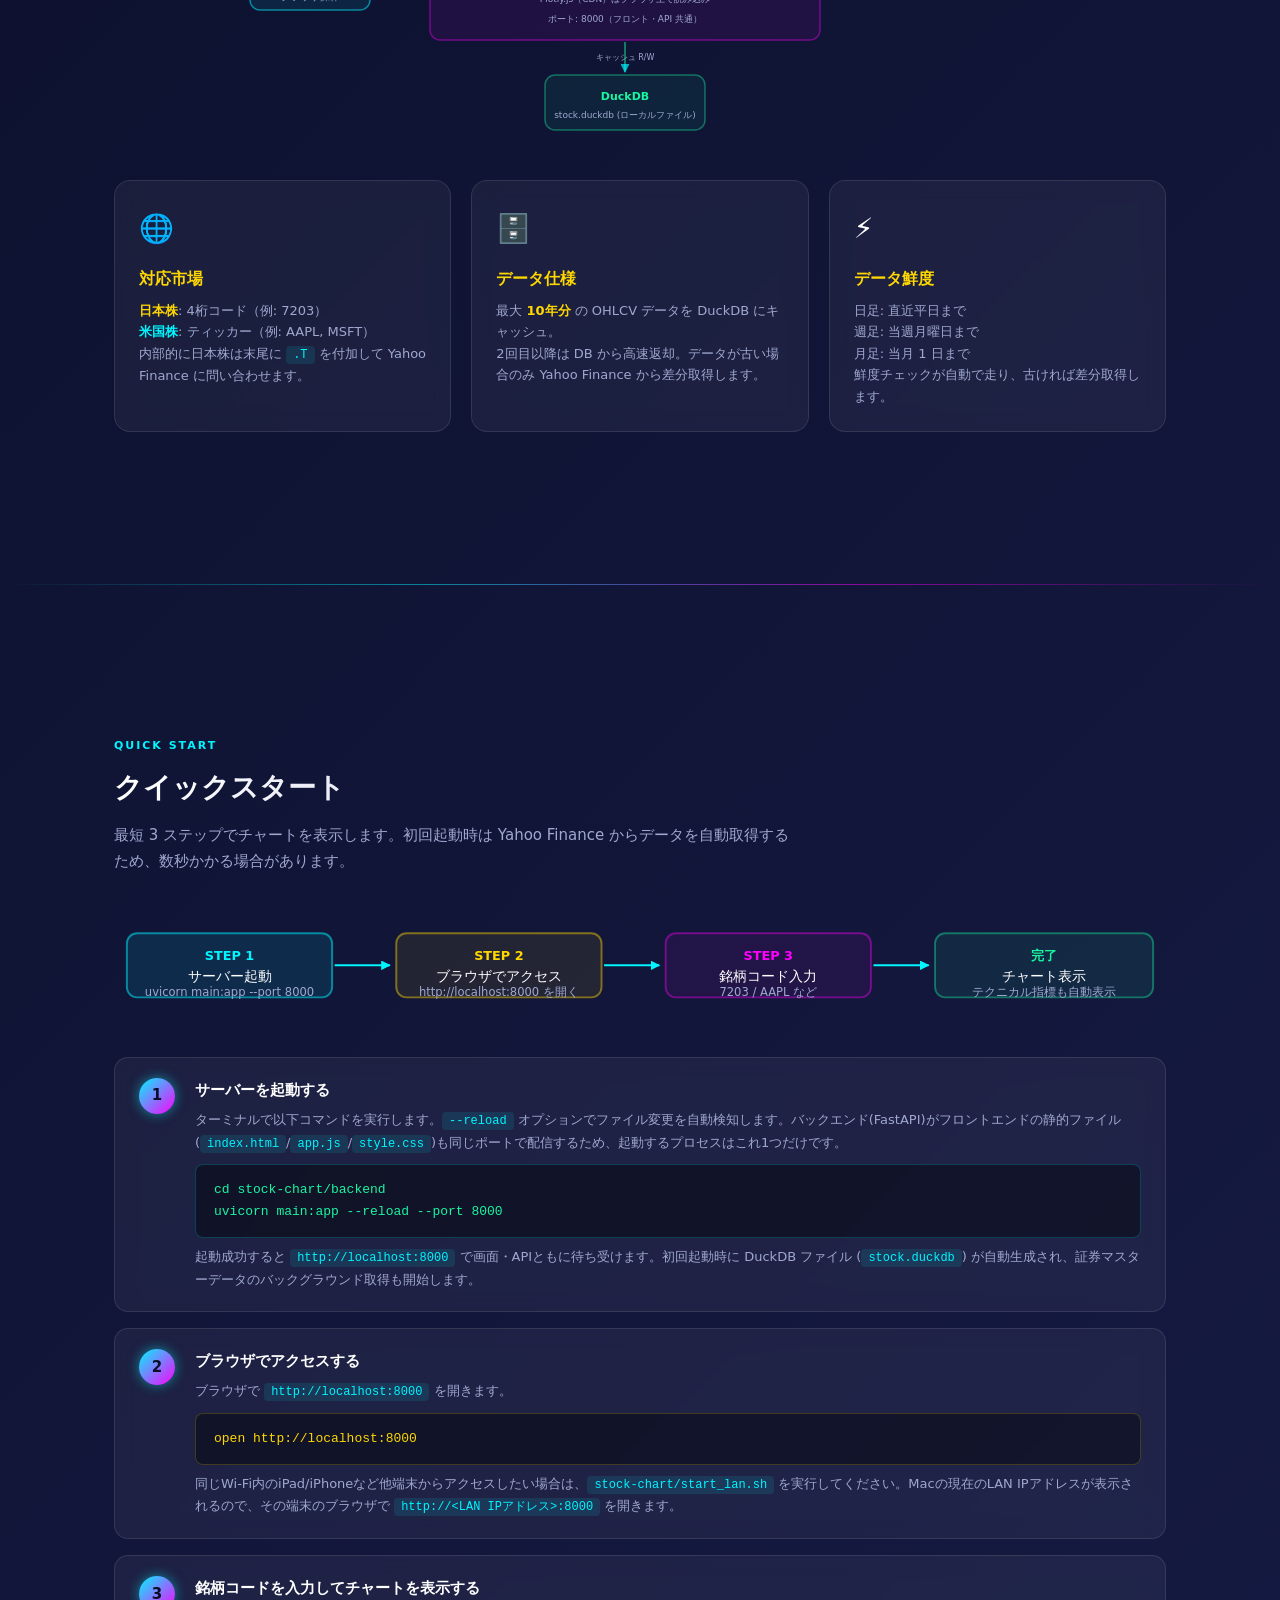
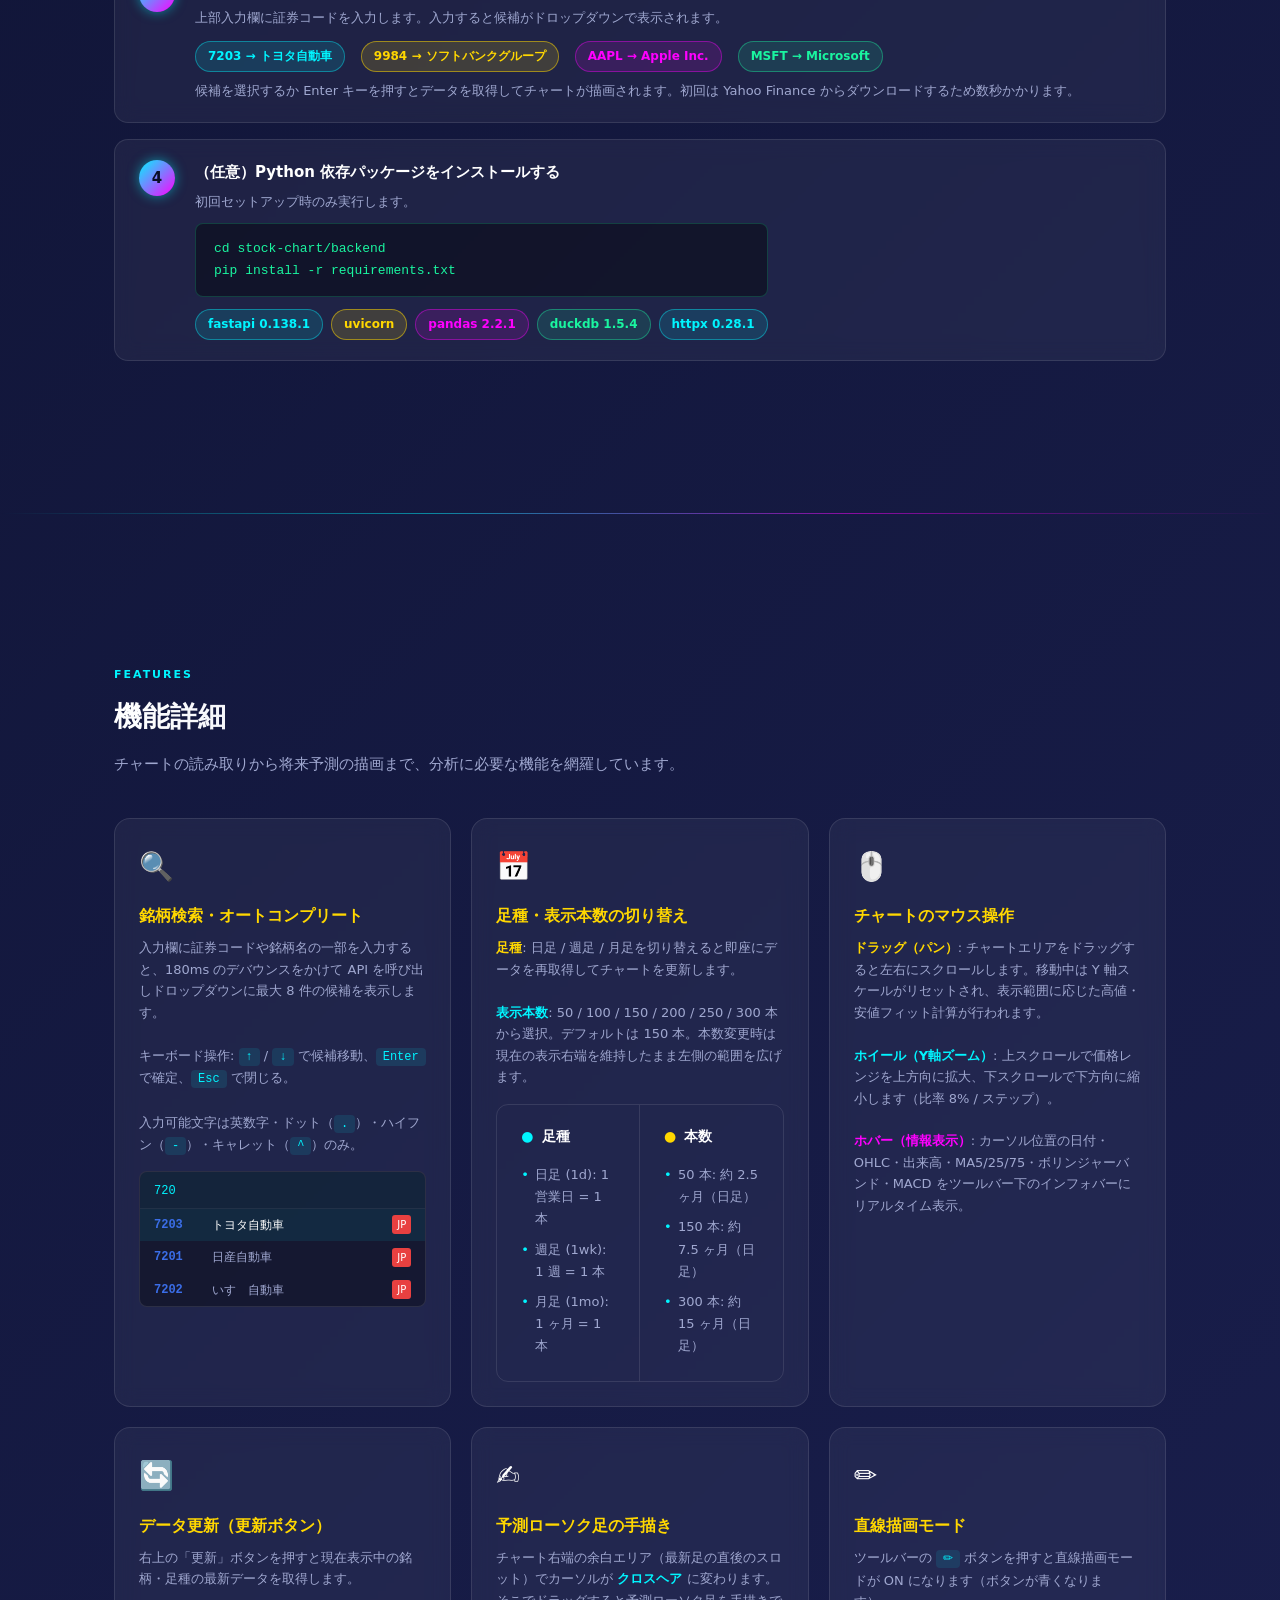
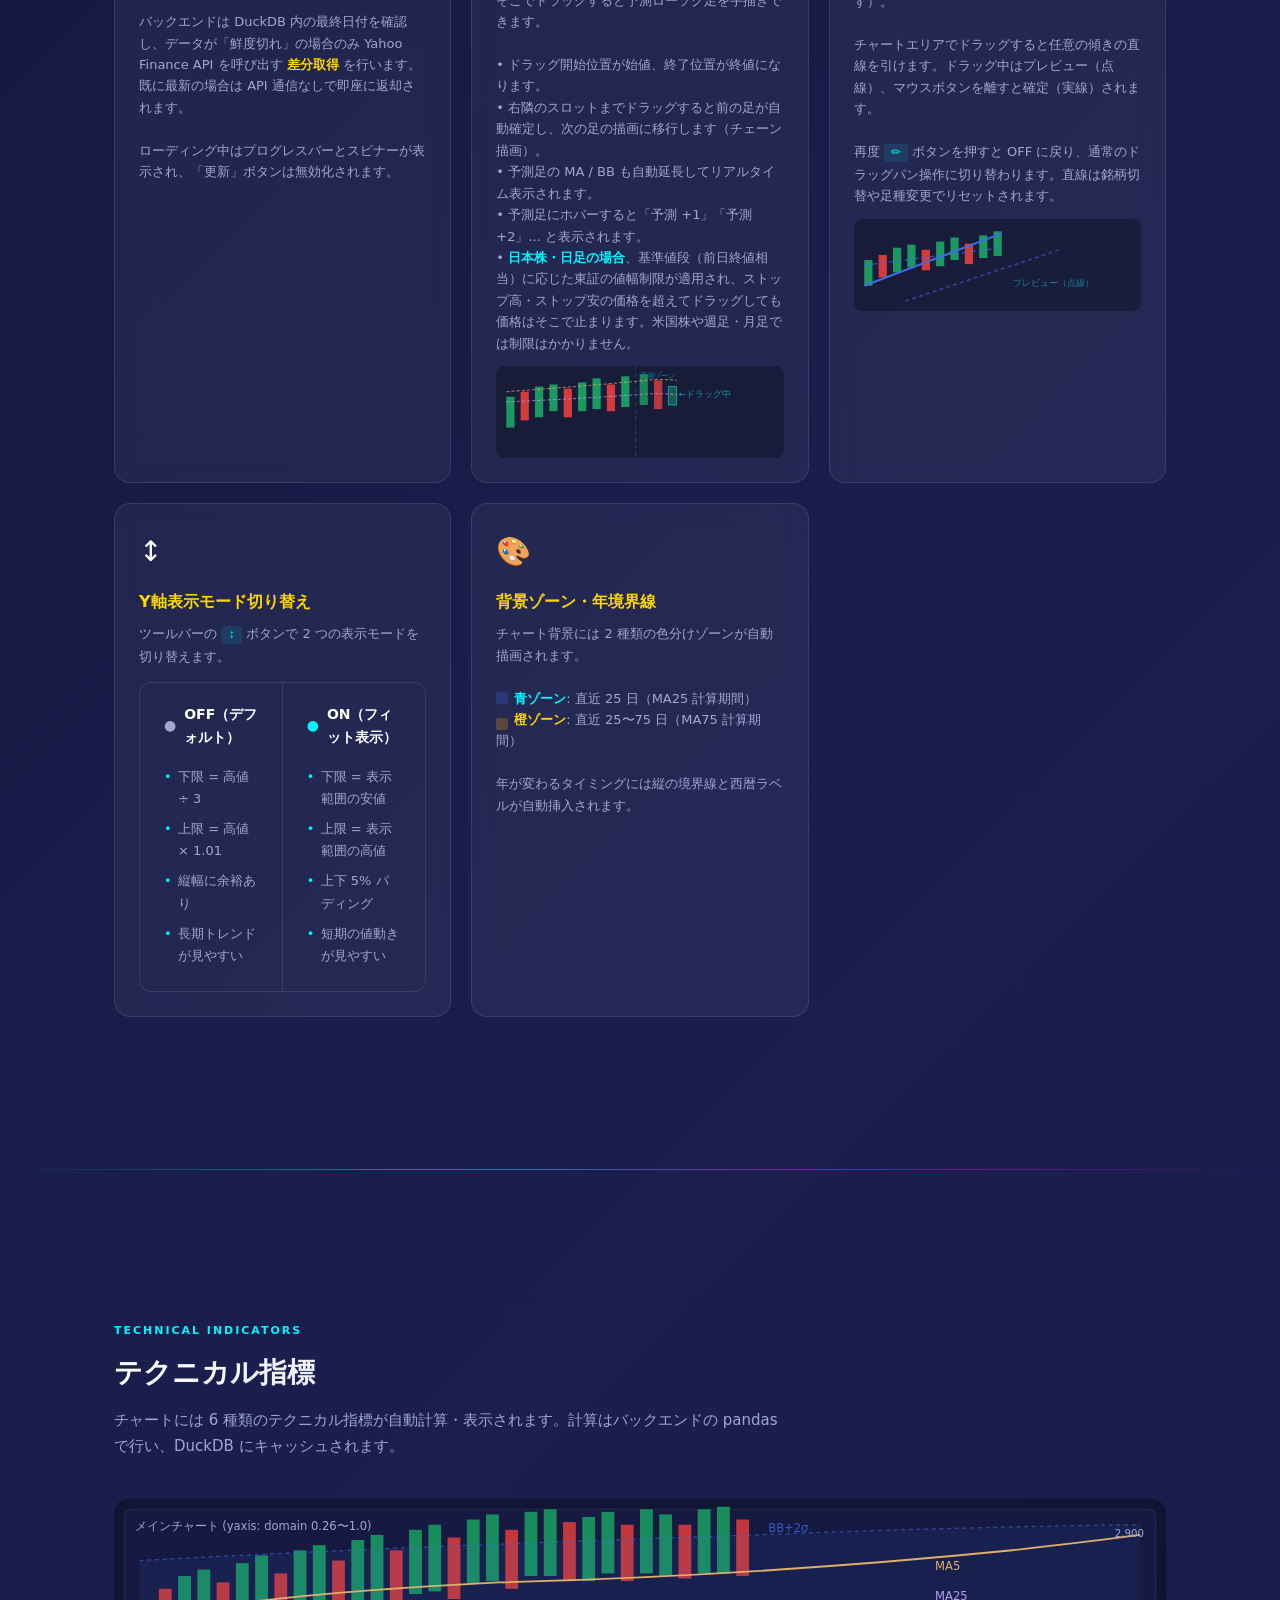
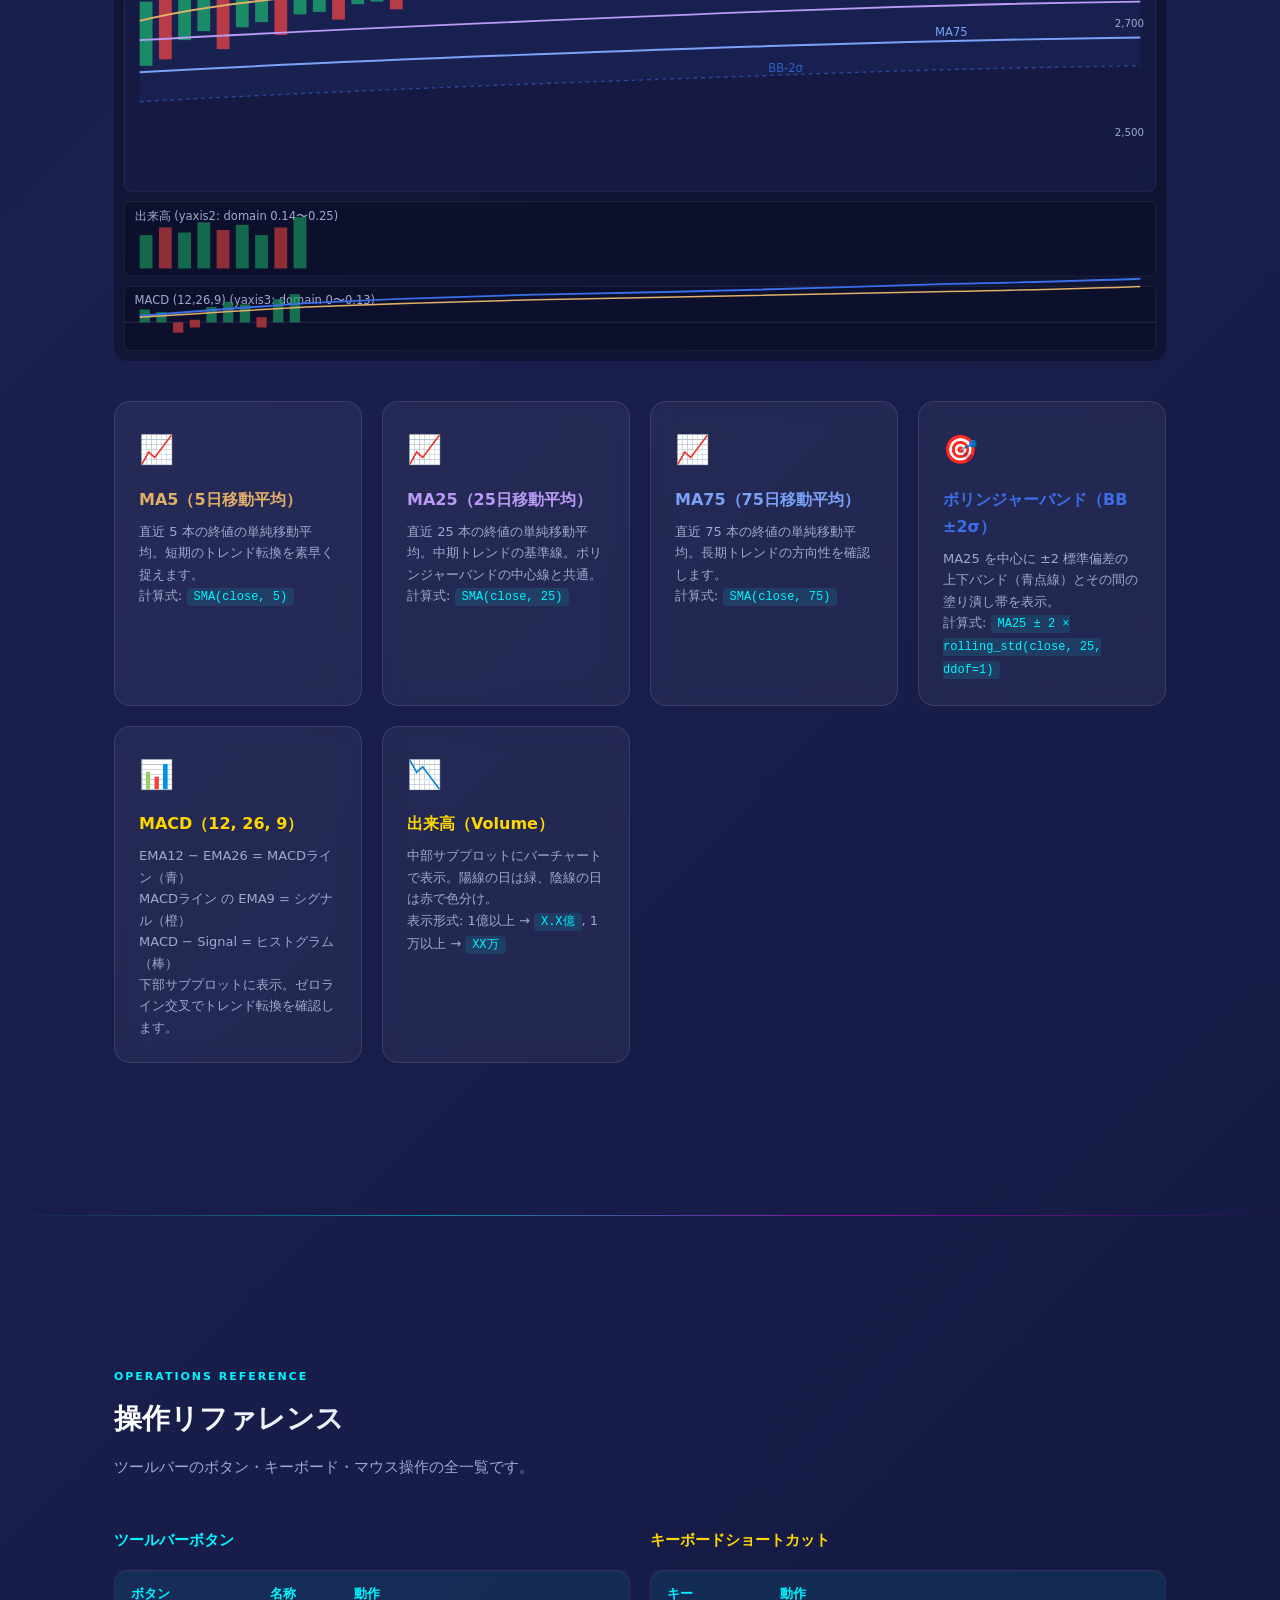
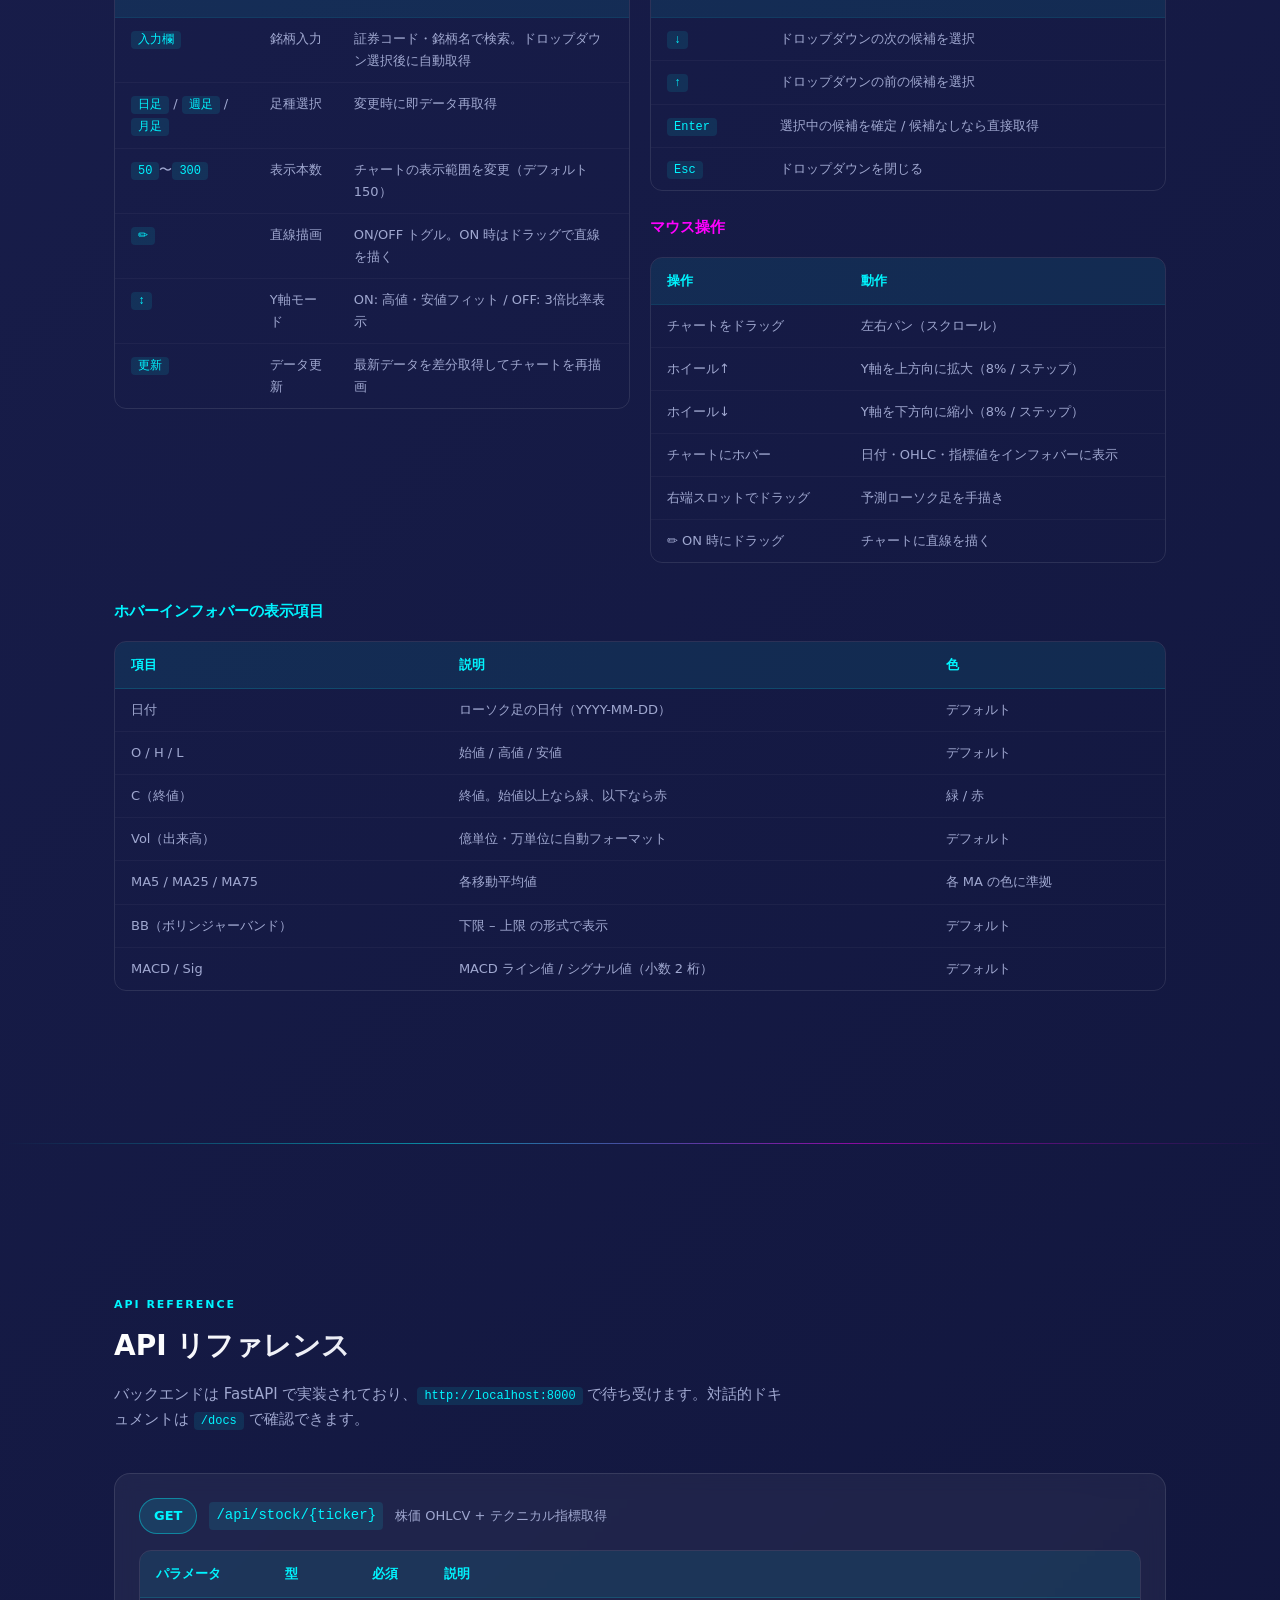
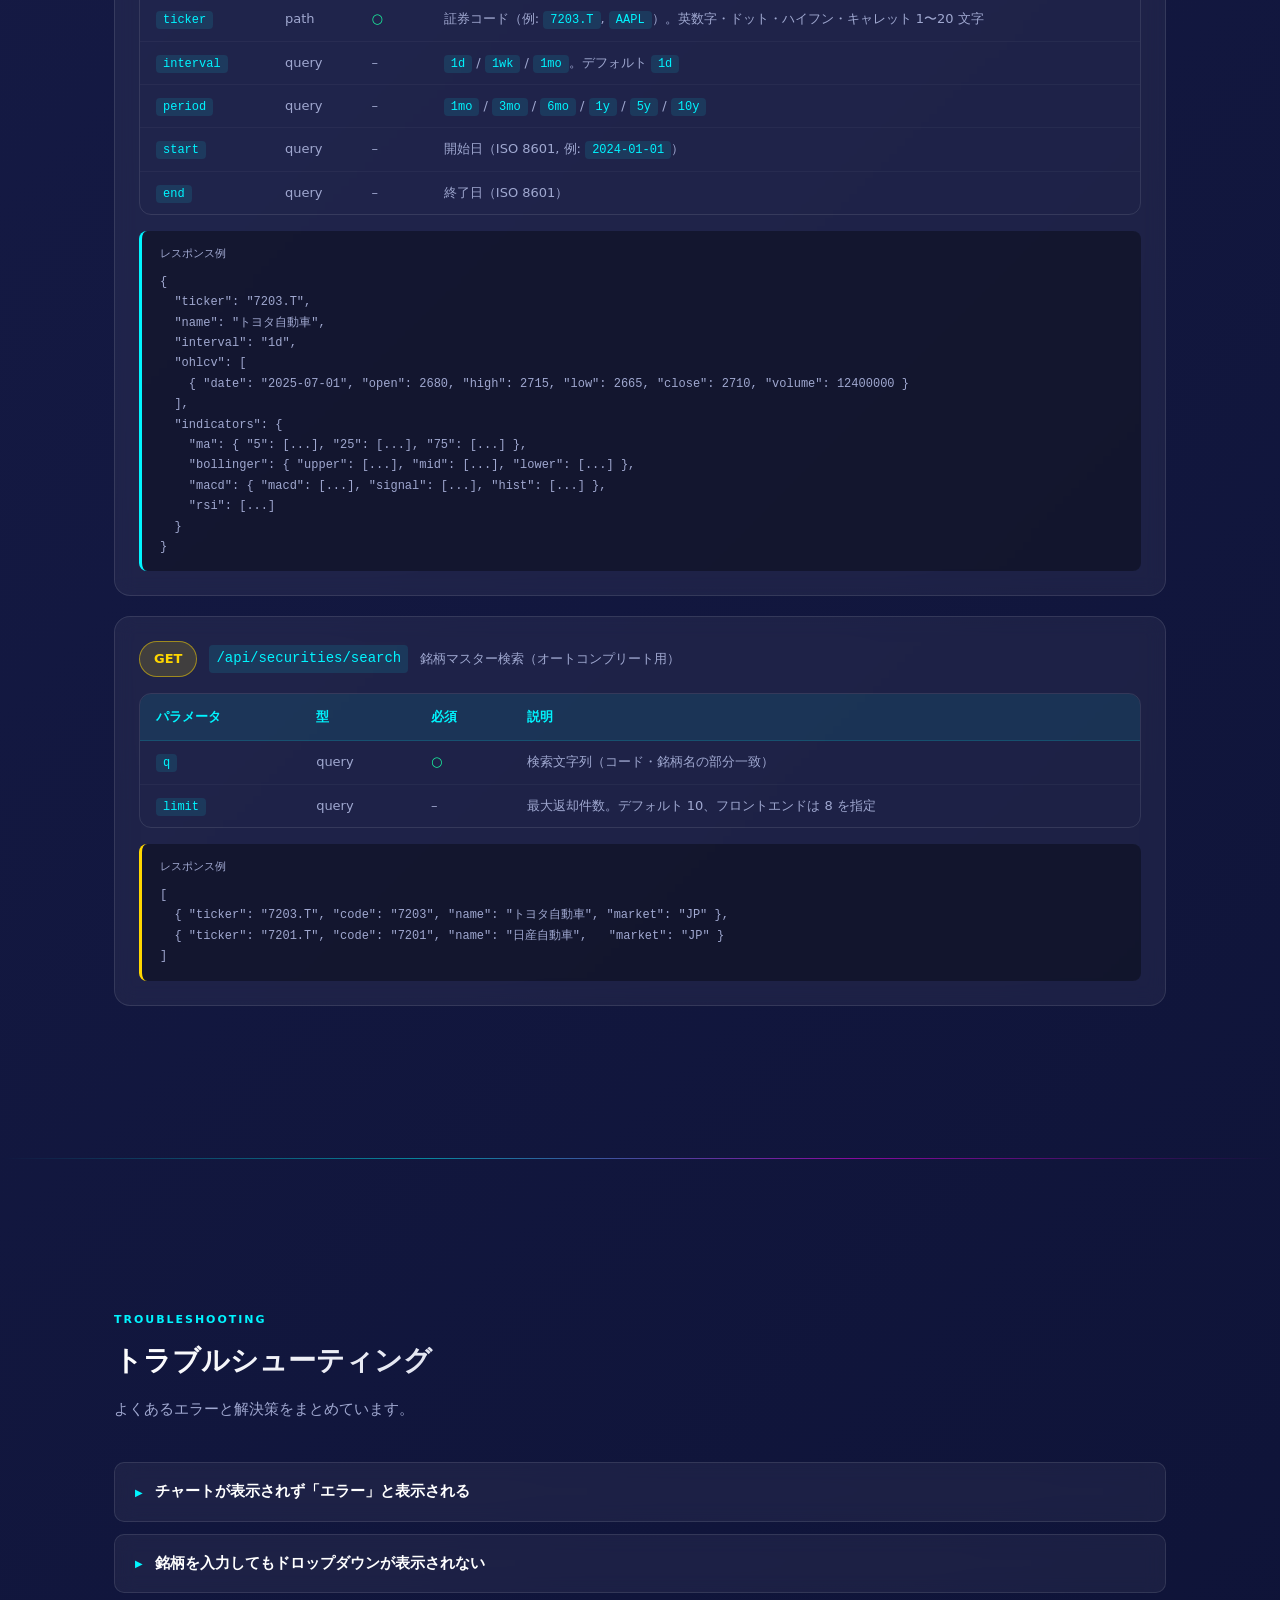
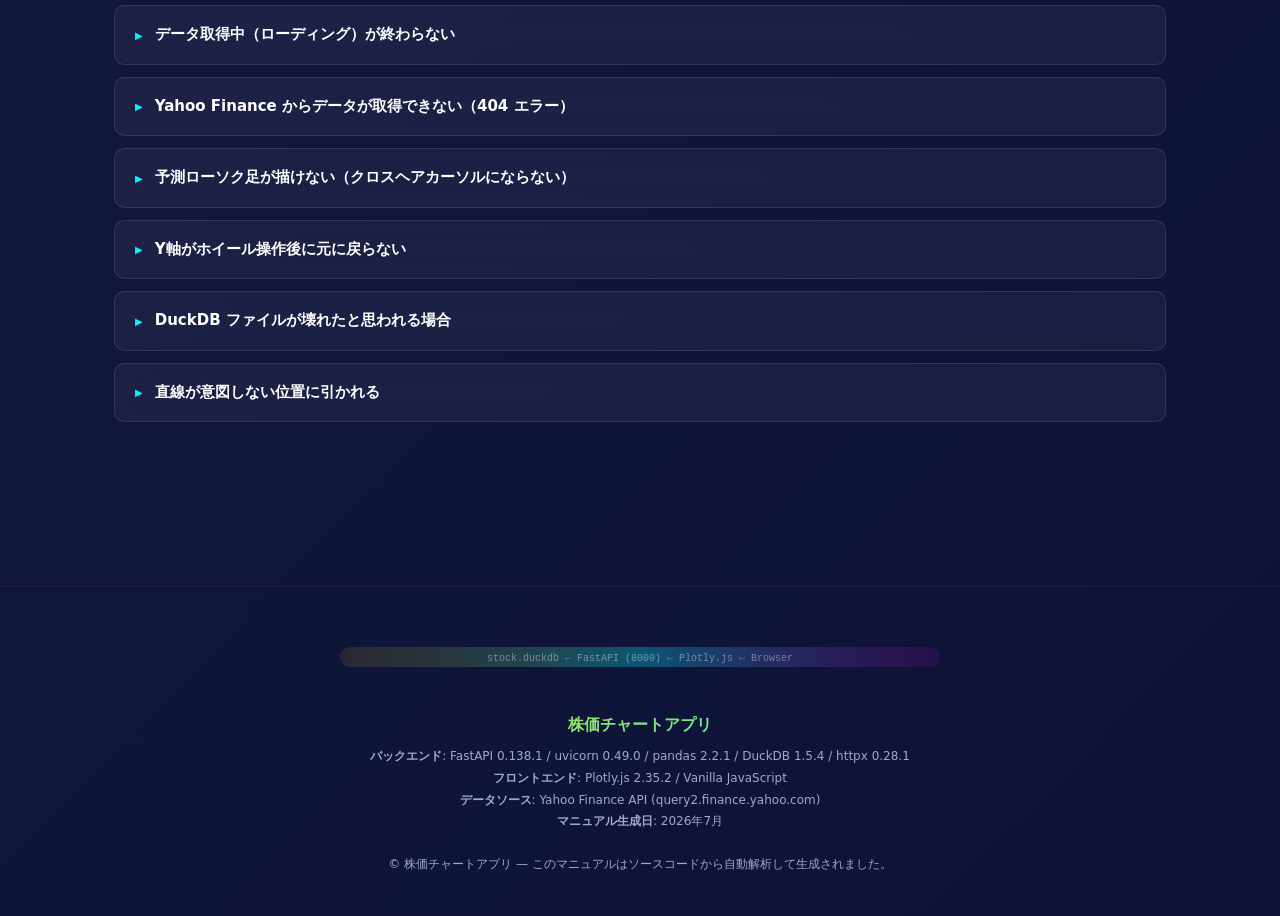
<file: manual.html>
<!DOCTYPE html>
<html lang="ja">
<head>
<meta charset="UTF-8">
<meta name="viewport" content="width=device-width, initial-scale=1.0">
<title>株価チャートアプリ マニュアル</title>
<style>
/* ===== BASE RESET ===== */
*, *::before, *::after { box-sizing: border-box; margin: 0; padding: 0; }

/* ===== FONTS ===== */
@import url('data:text/css,');

/* ===== ROOT VARS ===== */
:root {
  --bg-deep:    #0a0e27;
  --bg-dark:    #1a1f4e;
  --gold:       #ffd700;
  --cyan:       #00f5ff;
  --magenta:    #ff00ff;
  --text:       #ffffff;
  --subtext:    #a0a8d0;
  --card-bg:    rgba(255,255,255,0.05);
  --card-border:rgba(255,255,255,0.10);
  --green:      #1af5a0;
  --red:        #ff4d6d;
  --blue:       #3b6ee8;
}

html { scroll-behavior: smooth; }

body {
  background: linear-gradient(135deg, var(--bg-deep) 0%, var(--bg-dark) 50%, #0d1235 100%);
  color: var(--text);
  font-family: system-ui, -apple-system, 'Segoe UI', Hiragino Sans, sans-serif;
  font-size: 15px;
  line-height: 1.7;
  min-height: 100vh;
  overflow-x: hidden;
}

/* ===== STAR PARTICLES ===== */
.stars { position: fixed; top: 0; left: 0; width: 100%; height: 100%; pointer-events: none; z-index: 0; overflow: hidden; }
.star {
  position: absolute;
  border-radius: 50%;
  background: #fff;
  animation: twinkle var(--dur, 3s) ease-in-out infinite var(--delay, 0s),
             drift var(--dur2, 8s) ease-in-out infinite var(--delay2, 0s);
}
@keyframes twinkle {
  0%, 100% { opacity: 0.1; transform: scale(1); }
  50%       { opacity: 0.9; transform: scale(1.4); }
}
@keyframes drift {
  0%, 100% { transform: translateY(0) translateX(0); }
  33%       { transform: translateY(-12px) translateX(8px); }
  66%       { transform: translateY(8px) translateX(-6px); }
}

/* ===== NAV ===== */
nav {
  position: sticky;
  top: 0;
  z-index: 1000;
  background: rgba(10,14,39,0.80);
  backdrop-filter: blur(16px);
  -webkit-backdrop-filter: blur(16px);
  border-bottom: 1px solid rgba(0,245,255,0.15);
  padding: 0 24px;
}
.nav-inner {
  max-width: 1100px;
  margin: 0 auto;
  display: flex;
  align-items: center;
  gap: 24px;
  height: 52px;
  overflow-x: auto;
  white-space: nowrap;
}
.nav-logo {
  font-size: 14px;
  font-weight: 700;
  background: linear-gradient(90deg, var(--gold), var(--cyan));
  -webkit-background-clip: text;
  -webkit-text-fill-color: transparent;
  background-clip: text;
  flex-shrink: 0;
  margin-right: 8px;
}
nav a {
  color: var(--subtext);
  text-decoration: none;
  font-size: 13px;
  transition: color .2s;
  flex-shrink: 0;
}
nav a:hover { color: var(--cyan); }

/* ===== MAIN WRAPPER ===== */
.page { position: relative; z-index: 1; }
.container { max-width: 1100px; margin: 0 auto; padding: 0 24px; }

/* ===== SECTION TITLES ===== */
.section-label {
  font-size: 11px;
  font-weight: 700;
  letter-spacing: 0.18em;
  text-transform: uppercase;
  color: var(--cyan);
  margin-bottom: 8px;
}
.section-title {
  font-size: 28px;
  font-weight: 800;
  background: linear-gradient(90deg, #fff 0%, var(--subtext) 100%);
  -webkit-background-clip: text;
  -webkit-text-fill-color: transparent;
  background-clip: text;
  margin-bottom: 12px;
}
.section-desc { color: var(--subtext); max-width: 680px; margin-bottom: 40px; }

/* ===== HR ===== */
.light-hr {
  border: none;
  height: 1px;
  background: linear-gradient(90deg, transparent, var(--cyan), var(--magenta), transparent);
  margin: 80px 0;
  opacity: 0.5;
}

/* ===== CARDS ===== */
.card {
  background: var(--card-bg);
  border: 1px solid var(--card-border);
  border-radius: 16px;
  backdrop-filter: blur(10px);
  -webkit-backdrop-filter: blur(10px);
  padding: 24px;
  transition: box-shadow .3s, border-color .3s;
}
.card:hover {
  box-shadow: 0 0 24px rgba(0,245,255,0.18), 0 0 48px rgba(255,215,0,0.06);
  border-color: rgba(0,245,255,0.35);
}

/* ===== GLOWING BADGE ===== */
.badge {
  display: inline-flex;
  align-items: center;
  gap: 6px;
  padding: 4px 12px;
  border-radius: 20px;
  font-size: 12px;
  font-weight: 700;
}
.badge-gold   { background: rgba(255,215,0,0.15);  border: 1px solid rgba(255,215,0,0.5);  color: var(--gold);    }
.badge-cyan   { background: rgba(0,245,255,0.12);  border: 1px solid rgba(0,245,255,0.4);  color: var(--cyan);    }
.badge-magenta{ background: rgba(255,0,255,0.12);  border: 1px solid rgba(255,0,255,0.4);  color: var(--magenta); }
.badge-green  { background: rgba(26,245,160,0.12); border: 1px solid rgba(26,245,160,0.4); color: var(--green);   }

/* ===== STEP BADGE ===== */
.step-num {
  display: inline-flex;
  align-items: center;
  justify-content: center;
  width: 36px;
  height: 36px;
  border-radius: 50%;
  background: linear-gradient(135deg, var(--cyan), var(--magenta));
  font-weight: 900;
  font-size: 15px;
  color: #0a0e27;
  flex-shrink: 0;
  box-shadow: 0 0 12px rgba(0,245,255,0.5);
}

/* ===== HERO ===== */
#hero {
  padding: 96px 0 80px;
  text-align: center;
}
.hero-eyebrow {
  font-size: 12px;
  font-weight: 700;
  letter-spacing: 0.2em;
  text-transform: uppercase;
  color: var(--cyan);
  margin-bottom: 20px;
}
.hero-title {
  font-size: clamp(36px, 6vw, 72px);
  font-weight: 900;
  line-height: 1.1;
  background: linear-gradient(135deg, #ffffff 0%, var(--gold) 40%, var(--cyan) 70%, var(--magenta) 100%);
  -webkit-background-clip: text;
  -webkit-text-fill-color: transparent;
  background-clip: text;
  margin-bottom: 20px;
  animation: shimmer 4s ease-in-out infinite;
  background-size: 200%;
}
@keyframes shimmer {
  0%, 100% { background-position: 0% 50%; }
  50%       { background-position: 100% 50%; }
}
.hero-sub {
  font-size: 18px;
  color: var(--subtext);
  max-width: 600px;
  margin: 0 auto 36px;
}
.hero-badges {
  display: flex;
  flex-wrap: wrap;
  gap: 10px;
  justify-content: center;
  margin-bottom: 48px;
}

/* ===== ARCH DIAGRAM ===== */
.arch-diagram {
  width: 100%;
  max-width: 820px;
  margin: 0 auto;
}

/* ===== GRID ===== */
.grid-2 { display: grid; grid-template-columns: repeat(auto-fit, minmax(280px, 1fr)); gap: 20px; }
.grid-3 { display: grid; grid-template-columns: repeat(auto-fit, minmax(240px, 1fr)); gap: 20px; }

/* ===== FEATURE CARDS ===== */
.feature-icon {
  font-size: 28px;
  margin-bottom: 12px;
  display: block;
}
.feature-title { font-size: 16px; font-weight: 700; margin-bottom: 8px; color: var(--gold); }
.feature-body  { font-size: 13px; color: var(--subtext); line-height: 1.65; }

/* ===== INDICATOR MINI CHART (SVG) ===== */
.ind-chart { display: block; margin: 16px auto 0; }

/* ===== TABLE ===== */
.tbl-wrap { overflow-x: auto; border-radius: 12px; border: 1px solid var(--card-border); }
table {
  width: 100%;
  border-collapse: collapse;
  font-size: 13px;
}
thead th {
  background: rgba(0,245,255,0.08);
  color: var(--cyan);
  font-weight: 700;
  padding: 12px 16px;
  text-align: left;
  white-space: nowrap;
  border-bottom: 1px solid rgba(0,245,255,0.15);
}
tbody td {
  padding: 10px 16px;
  color: var(--subtext);
  border-bottom: 1px solid rgba(255,255,255,0.04);
  vertical-align: top;
}
tbody tr:last-child td { border-bottom: none; }
tbody tr:hover td { background: rgba(255,255,255,0.03); }
code {
  font-family: ui-monospace, 'Courier New', monospace;
  font-size: 12px;
  background: rgba(0,245,255,0.1);
  color: var(--cyan);
  padding: 2px 7px;
  border-radius: 4px;
}

/* ===== ACCORDION ===== */
details {
  border: 1px solid var(--card-border);
  border-radius: 10px;
  background: var(--card-bg);
  backdrop-filter: blur(10px);
  overflow: hidden;
  margin-bottom: 12px;
  transition: border-color .3s;
}
details:hover { border-color: rgba(0,245,255,0.3); }
details[open] { border-color: rgba(0,245,255,0.4); box-shadow: 0 0 16px rgba(0,245,255,0.1); }
summary {
  padding: 16px 20px;
  cursor: pointer;
  font-weight: 600;
  color: var(--text);
  list-style: none;
  display: flex;
  align-items: center;
  gap: 12px;
  user-select: none;
}
summary::before {
  content: '▶';
  font-size: 10px;
  color: var(--cyan);
  transition: transform .2s;
  flex-shrink: 0;
}
details[open] summary::before { transform: rotate(90deg); }
.acc-body {
  padding: 0 20px 18px;
  font-size: 13px;
  color: var(--subtext);
  line-height: 1.7;
}
.acc-body p + p { margin-top: 8px; }

/* ===== STEP CARDS ===== */
.step-cards { display: flex; flex-direction: column; gap: 16px; }
.step-card {
  display: flex;
  gap: 20px;
  align-items: flex-start;
  padding: 20px 24px;
  background: var(--card-bg);
  border: 1px solid var(--card-border);
  border-radius: 14px;
  backdrop-filter: blur(10px);
  transition: box-shadow .3s, border-color .3s;
}
.step-card:hover {
  box-shadow: 0 0 20px rgba(0,245,255,0.15);
  border-color: rgba(0,245,255,0.3);
}
.step-content h3 { font-size: 15px; font-weight: 700; margin-bottom: 6px; color: var(--text); }
.step-content p  { font-size: 13px; color: var(--subtext); }
.step-content code { font-size: 12px; }

/* ===== UI MOCK ===== */
.ui-mock {
  background: rgba(255,255,255,0.03);
  border: 1px solid rgba(255,255,255,0.08);
  border-radius: 10px;
  overflow: hidden;
  margin-top: 16px;
}
.ui-mock-bar {
  display: flex;
  align-items: center;
  gap: 8px;
  padding: 8px 14px;
  background: rgba(255,255,255,0.05);
  border-bottom: 1px solid rgba(255,255,255,0.07);
  font-size: 12px;
}
.mock-input {
  background: rgba(0,0,0,0.3);
  border: 1px solid rgba(0,245,255,0.3);
  border-radius: 4px;
  color: var(--cyan);
  padding: 3px 8px;
  font-family: monospace;
  font-size: 12px;
  width: 80px;
}
.mock-select {
  background: rgba(0,0,0,0.3);
  border: 1px solid rgba(255,255,255,0.15);
  border-radius: 4px;
  color: var(--subtext);
  padding: 3px 8px;
  font-size: 12px;
}
.mock-btn {
  padding: 3px 10px;
  border-radius: 4px;
  border: 1px solid rgba(255,255,255,0.15);
  background: transparent;
  color: var(--subtext);
  font-size: 11px;
  cursor: default;
}
.mock-btn.active {
  background: var(--blue);
  color: #fff;
  border-color: var(--blue);
}
.mock-btn.primary {
  background: var(--blue);
  color: #fff;
  border-color: var(--blue);
  margin-left: auto;
}
.mock-sep { width: 1px; height: 16px; background: rgba(255,255,255,0.12); flex-shrink: 0; }

/* ===== HOVER INFO MOCK ===== */
.hover-bar {
  display: flex;
  align-items: center;
  gap: 12px;
  padding: 5px 16px;
  background: rgba(255,255,255,0.04);
  border-bottom: 1px solid rgba(255,255,255,0.06);
  font-family: monospace;
  font-size: 11px;
  overflow-x: auto;
  white-space: nowrap;
}
.hi-lbl { color: var(--subtext); }
.hi-val { color: var(--text); font-weight: 600; }
.hi-val.up { color: var(--green); }
.hi-val.dn { color: var(--red); }
.hi-sep-v { width: 1px; height: 12px; background: rgba(255,255,255,0.12); flex-shrink: 0; }

/* ===== COMPARE GRID ===== */
.compare-grid {
  display: grid;
  grid-template-columns: 1fr 1fr;
  gap: 0;
  border: 1px solid var(--card-border);
  border-radius: 12px;
  overflow: hidden;
}
.compare-col { padding: 20px 24px; }
.compare-col:first-child { border-right: 1px solid var(--card-border); }
.compare-col h4 {
  font-size: 14px;
  font-weight: 700;
  margin-bottom: 12px;
  display: flex;
  align-items: center;
  gap: 8px;
}
.compare-col ul { list-style: none; }
.compare-col ul li {
  font-size: 13px;
  color: var(--subtext);
  padding: 4px 0;
  padding-left: 14px;
  position: relative;
}
.compare-col ul li::before { content: '•'; position: absolute; left: 0; color: var(--cyan); }

/* ===== FOOTER ===== */
footer {
  margin-top: 80px;
  border-top: 1px solid rgba(255,255,255,0.06);
  padding: 40px 24px;
  text-align: center;
}
.footer-inner { max-width: 1100px; margin: 0 auto; }
.footer-title {
  font-size: 16px;
  font-weight: 700;
  background: linear-gradient(90deg, var(--gold), var(--cyan));
  -webkit-background-clip: text;
  -webkit-text-fill-color: transparent;
  background-clip: text;
  margin-bottom: 8px;
}
.footer-meta { font-size: 12px; color: var(--subtext); line-height: 1.8; }

/* ===== SECTIONS ===== */
section { padding: 72px 0; }

/* ===== FLOW CHART ===== */
.flow-wrap { overflow-x: auto; }

/* ===== UTIL ===== */
.mt-8  { margin-top: 8px; }
.mt-16 { margin-top: 16px; }
.mt-24 { margin-top: 24px; }
.mt-40 { margin-top: 40px; }
.gold { color: var(--gold); }
.cyan { color: var(--cyan); }
.text-sm { font-size: 13px; color: var(--subtext); }
</style>
</head>
<body>

<!-- STARS -->
<div class="stars" aria-hidden="true" id="stars"></div>

<!-- NAV -->
<nav>
  <div class="nav-inner">
    <span class="nav-logo">StockChart</span>
    <a href="#overview">概要</a>
    <a href="#quickstart">クイックスタート</a>
    <a href="#features">機能詳細</a>
    <a href="#indicators">テクニカル指標</a>
    <a href="#operations">操作リファレンス</a>
    <a href="#api">API</a>
    <a href="#troubleshoot">トラブル</a>
  </div>
</nav>

<div class="page">

<!-- ===== HERO ===== -->
<section id="hero">
  <div class="container">
    <div class="hero-eyebrow">Technical Analysis Tool</div>
    <h1 class="hero-title">株価チャートアプリ<br>マニュアル</h1>
    <p class="hero-sub">Yahoo Finance からリアルタイムデータを取得し、テクニカル分析・予測描画・直線描画を備えた高機能チャートツール</p>
    <div class="hero-badges">
      <span class="badge badge-cyan">FastAPI バックエンド</span>
      <span class="badge badge-gold">DuckDB キャッシュ</span>
      <span class="badge badge-magenta">Plotly.js チャート</span>
      <span class="badge badge-green">日本株 / 米国株</span>
      <span class="badge badge-cyan">MA / BB / MACD</span>
      <span class="badge badge-gold">予測ローソク足描画</span>
      <span class="badge badge-magenta">直線描画モード</span>
    </div>

    <!-- UI MOCK -->
    <div class="card" style="max-width:900px;margin:0 auto;padding:0">
      <div class="ui-mock" style="margin:0;border-radius:16px">
        <div class="ui-mock-bar">
          <input class="mock-input" value="7203" readonly>
          <div class="mock-sep"></div>
          <select class="mock-select"><option>日足</option></select>
          <div class="mock-sep"></div>
          <button class="mock-btn">50</button>
          <button class="mock-btn">100</button>
          <button class="mock-btn active">150</button>
          <button class="mock-btn">200</button>
          <button class="mock-btn">250</button>
          <button class="mock-btn">300</button>
          <div class="mock-sep"></div>
          <button class="mock-btn">✏</button>
          <button class="mock-btn">↕</button>
          <div class="mock-sep"></div>
          <span style="font-size:11px;color:var(--subtext);font-family:monospace">最新: 7/4</span>
          <button class="mock-btn primary">更新</button>
        </div>
        <div class="hover-bar">
          <span class="hi-lbl">2025-07-04</span>
          <div class="hi-sep-v"></div>
          <span class="hi-lbl">O</span><span class="hi-val">2,680</span>
          <span class="hi-lbl">H</span><span class="hi-val">2,715</span>
          <span class="hi-lbl">L</span><span class="hi-val">2,665</span>
          <span class="hi-lbl">C</span><span class="hi-val up">2,710</span>
          <span class="hi-lbl">Vol</span><span class="hi-val">1,240万</span>
          <div class="hi-sep-v"></div>
          <span class="hi-lbl">MA5</span><span class="hi-val" style="color:#E0AF68">2,698</span>
          <span class="hi-lbl">MA25</span><span class="hi-val" style="color:#BB9AF7">2,672</span>
          <span class="hi-lbl">MA75</span><span class="hi-val" style="color:#7AA2F7">2,640</span>
          <div class="hi-sep-v"></div>
          <span class="hi-lbl">BB</span><span class="hi-val">2,588 – 2,756</span>
          <div class="hi-sep-v"></div>
          <span class="hi-lbl">MACD</span><span class="hi-val up">12.40</span>
          <span class="hi-lbl">Sig</span><span class="hi-val">9.82</span>
        </div>
        <!-- CHART SVG MOCK -->
        <svg viewBox="0 0 860 280" style="width:100%;display:block;background:#1a1f3e">
          <!-- Grid lines -->
          <line x1="0" y1="70"  x2="860" y2="70"  stroke="rgba(255,255,255,0.06)" stroke-width="1"/>
          <line x1="0" y1="140" x2="860" y2="140" stroke="rgba(255,255,255,0.06)" stroke-width="1"/>
          <line x1="0" y1="210" x2="860" y2="210" stroke="rgba(255,255,255,0.06)" stroke-width="1"/>

          <!-- Background zone (25d) -->
          <rect x="620" y="0" width="240" height="220" fill="rgba(59,110,232,0.06)"/>
          <!-- Background zone (75d) -->
          <rect x="260" y="0" width="360" height="220" fill="rgba(255,165,0,0.05)"/>

          <!-- Year line -->
          <line x1="260" y1="0" x2="260" y2="220" stroke="rgba(184,194,216,0.4)" stroke-width="1" stroke-dasharray="4,3"/>
          <text x="263" y="215" fill="#7A86A8" font-size="9">2025</text>

          <!-- Bollinger bands -->
          <path d="M10,55 Q200,45 400,60 Q600,75 850,58" stroke="rgba(59,110,232,0.5)" stroke-width="1" fill="none" stroke-dasharray="3,3"/>
          <path d="M10,175 Q200,165 400,180 Q600,195 850,178" stroke="rgba(59,110,232,0.5)" stroke-width="1" fill="none" stroke-dasharray="3,3"/>
          <path d="M10,55 Q200,45 400,60 Q600,75 850,58 L850,178 Q600,195 400,180 Q200,165 10,175Z" fill="rgba(59,110,232,0.07)"/>

          <!-- MA75 -->
          <path d="M10,140 Q200,138 400,135 Q600,132 850,128" stroke="#7AA2F7" stroke-width="1.2" fill="none" opacity="0.8"/>
          <!-- MA25 -->
          <path d="M10,125 Q200,120 400,118 Q600,115 850,112" stroke="#BB9AF7" stroke-width="1.2" fill="none" opacity="0.9"/>
          <!-- MA5 -->
          <path d="M10,120 Q150,108 300,115 Q500,122 700,105 Q800,98 850,102" stroke="#E0AF68" stroke-width="1.2" fill="none"/>

          <!-- Candles (simplified) -->
          <!-- Red candles -->
          <g fill="none">
            <rect x="18"  y="118" width="9" height="22" fill="#D63B3B"/>
            <line x1="22"  y1="112" x2="22"  y2="118" stroke="#D63B3B" stroke-width="1"/>
            <line x1="22"  y1="140" x2="22"  y2="148" stroke="#D63B3B" stroke-width="1"/>

            <rect x="32"  y="108" width="9" height="18" fill="#1A9960"/>
            <line x1="36"  y1="102" x2="36"  y2="108" stroke="#1A9960" stroke-width="1"/>
            <line x1="36"  y1="126" x2="36"  y2="132" stroke="#1A9960" stroke-width="1"/>

            <rect x="46"  y="112" width="9" height="14" fill="#D63B3B"/>
            <rect x="60"  y="105" width="9" height="20" fill="#1A9960"/>
            <rect x="74"  y="100" width="9" height="16" fill="#1A9960"/>
            <rect x="88"  y="108" width="9" height="18" fill="#D63B3B"/>
            <rect x="102" y="95"  width="9" height="20" fill="#1A9960"/>
            <rect x="116" y="90"  width="9" height="16" fill="#1A9960"/>
            <rect x="130" y="98"  width="9" height="15" fill="#D63B3B"/>
            <rect x="144" y="95"  width="9" height="18" fill="#1A9960"/>

            <rect x="160" y="88"  width="9" height="18" fill="#1A9960"/>
            <rect x="174" y="92"  width="9" height="14" fill="#D63B3B"/>
            <rect x="188" y="85"  width="9" height="20" fill="#1A9960"/>
            <rect x="202" y="82"  width="9" height="16" fill="#1A9960"/>
            <rect x="216" y="90"  width="9" height="14" fill="#D63B3B"/>
            <rect x="230" y="86"  width="9" height="18" fill="#1A9960"/>
            <rect x="244" y="78"  width="9" height="20" fill="#1A9960"/>

            <rect x="265" y="75"  width="9" height="22" fill="#1A9960"/>
            <rect x="279" y="80"  width="9" height="18" fill="#D63B3B"/>
            <rect x="293" y="72"  width="9" height="20" fill="#1A9960"/>
            <rect x="307" y="68"  width="9" height="16" fill="#1A9960"/>
            <rect x="321" y="76"  width="9" height="14" fill="#D63B3B"/>
            <rect x="335" y="70"  width="9" height="20" fill="#1A9960"/>
            <rect x="349" y="65"  width="9" height="18" fill="#1A9960"/>
            <rect x="363" y="72"  width="9" height="15" fill="#D63B3B"/>
            <rect x="377" y="68"  width="9" height="20" fill="#1A9960"/>
            <rect x="391" y="62"  width="9" height="18" fill="#1A9960"/>

            <rect x="408" y="58"  width="9" height="20" fill="#1A9960"/>
            <rect x="422" y="62"  width="9" height="16" fill="#D63B3B"/>
            <rect x="436" y="55"  width="9" height="22" fill="#1A9960"/>
            <rect x="450" y="60"  width="9" height="18" fill="#1A9960"/>
            <rect x="464" y="68"  width="9" height="20" fill="#D63B3B"/>
            <rect x="478" y="64"  width="9" height="16" fill="#1A9960"/>
            <rect x="492" y="58"  width="9" height="20" fill="#1A9960"/>

            <rect x="510" y="55"  width="9" height="22" fill="#1A9960"/>
            <rect x="524" y="60"  width="9" height="18" fill="#D63B3B"/>
            <rect x="538" y="52"  width="9" height="20" fill="#1A9960"/>
            <rect x="552" y="48"  width="9" height="16" fill="#1A9960"/>
            <rect x="566" y="56"  width="9" height="18" fill="#D63B3B"/>
            <rect x="580" y="50"  width="9" height="20" fill="#1A9960"/>
            <rect x="594" y="44"  width="9" height="22" fill="#1A9960"/>
            <rect x="608" y="50"  width="9" height="16" fill="#D63B3B"/>

            <rect x="628" y="46"  width="9" height="22" fill="#1A9960"/>
            <rect x="642" y="52"  width="9" height="18" fill="#D63B3B"/>
            <rect x="656" y="44"  width="9" height="20" fill="#1A9960"/>
            <rect x="670" y="40"  width="9" height="18" fill="#1A9960"/>
            <rect x="684" y="48"  width="9" height="14" fill="#D63B3B"/>
            <rect x="698" y="42"  width="9" height="20" fill="#1A9960"/>
            <rect x="712" y="38"  width="9" height="18" fill="#1A9960"/>
            <rect x="726" y="44"  width="9" height="16" fill="#D63B3B"/>
            <rect x="740" y="36"  width="9" height="20" fill="#1A9960"/>
            <rect x="754" y="32"  width="9" height="22" fill="#1A9960"/>
            <rect x="768" y="38"  width="9" height="16" fill="#D63B3B"/>
            <rect x="782" y="30"  width="9" height="20" fill="#1A9960"/>
            <rect x="796" y="26"  width="9" height="22" fill="#1A9960"/>
            <rect x="810" y="32"  width="9" height="18" fill="#D63B3B"/>
            <rect x="824" y="24"  width="9" height="20" fill="#1A9960"/>
            <rect x="838" y="20"  width="9" height="22" fill="#1A9960"/>
          </g>

          <!-- Prediction candle zone highlight -->
          <rect x="852" y="0" width="8" height="220" fill="rgba(0,245,255,0.04)" stroke="rgba(0,245,255,0.2)" stroke-width="1" stroke-dasharray="3,3"/>
          <text x="855" y="180" fill="rgba(0,245,255,0.6)" font-size="8" transform="rotate(-90,855,180)">予測ゾーン</text>

          <!-- Volume subplot -->
          <rect x="0" y="222" width="860" height="58" fill="rgba(0,0,0,0.2)"/>
          <text x="6" y="232" fill="#7A86A8" font-size="8">出来高</text>
          <rect x="18"  y="250" width="9" height="28" fill="rgba(212,63,63,0.6)"/>
          <rect x="32"  y="244" width="9" height="34" fill="rgba(26,153,96,0.6)"/>
          <rect x="46"  y="256" width="9" height="22" fill="rgba(212,63,63,0.6)"/>
          <rect x="60"  y="248" width="9" height="30" fill="rgba(26,153,96,0.6)"/>
          <rect x="74"  y="242" width="9" height="36" fill="rgba(26,153,96,0.6)"/>
          <rect x="88"  y="252" width="9" height="26" fill="rgba(212,63,63,0.6)"/>
          <rect x="102" y="246" width="9" height="32" fill="rgba(26,153,96,0.6)"/>
          <rect x="116" y="240" width="9" height="38" fill="rgba(26,153,96,0.6)"/>
          <rect x="130" y="254" width="9" height="24" fill="rgba(212,63,63,0.6)"/>
          <rect x="144" y="244" width="9" height="34" fill="rgba(26,153,96,0.6)"/>
          <rect x="160" y="238" width="9" height="40" fill="rgba(26,153,96,0.6)"/>
          <rect x="174" y="250" width="9" height="28" fill="rgba(212,63,63,0.6)"/>
          <rect x="188" y="242" width="9" height="36" fill="rgba(26,153,96,0.6)"/>

          <!-- Right axis labels -->
          <text x="845" y="60"  fill="#7A86A8" font-size="8" text-anchor="start">2,800</text>
          <text x="845" y="130" fill="#7A86A8" font-size="8" text-anchor="start">2,700</text>
          <text x="845" y="200" fill="#7A86A8" font-size="8" text-anchor="start">2,600</text>
        </svg>
      </div>
    </div>
  </div>
</section>

<hr class="light-hr">

<!-- ===== OVERVIEW ===== -->
<section id="overview">
  <div class="container">
    <div class="section-label">System Overview</div>
    <h2 class="section-title">システム概要</h2>
    <p class="section-desc">Yahoo Finance から株価データを自動取得し、DuckDB にキャッシュ。高速なローカル DB で繰り返し参照の待ち時間をゼロに近づけます。</p>

    <!-- Architecture SVG -->
    <div class="arch-diagram">
      <svg viewBox="0 0 820 340" style="width:100%;display:block" role="img" aria-label="アーキテクチャ図">
        <defs>
          <filter id="glow">
            <feGaussianBlur stdDeviation="3" result="blur"/>
            <feMerge><feMergeNode in="blur"/><feMergeNode in="SourceGraphic"/></feMerge>
          </filter>
          <marker id="arrow" viewBox="0 0 10 10" refX="9" refY="5" markerWidth="6" markerHeight="6" orient="auto">
            <path d="M 0 0 L 10 5 L 0 10 z" fill="rgba(0,245,255,0.7)"/>
          </marker>
          <marker id="arrow-gold" viewBox="0 0 10 10" refX="9" refY="5" markerWidth="6" markerHeight="6" orient="auto">
            <path d="M 0 0 L 10 5 L 0 10 z" fill="rgba(255,215,0,0.8)"/>
          </marker>
        </defs>

        <!-- User -->
        <rect x="20" y="130" width="120" height="80" rx="10" fill="rgba(0,245,255,0.08)" stroke="rgba(0,245,255,0.5)" stroke-width="1.5"/>
        <text x="80" y="164" text-anchor="middle" fill="#00f5ff" font-size="22">👤</text>
        <text x="80" y="184" text-anchor="middle" fill="#fff" font-size="12" font-weight="700">ユーザー</text>
        <text x="80" y="200" text-anchor="middle" fill="#a0a8d0" font-size="10">ブラウザ操作</text>

        <!-- Arrow: User → Server -->
        <line x1="142" y1="170" x2="196" y2="170" stroke="rgba(0,245,255,0.6)" stroke-width="1.5" marker-end="url(#arrow)"/>

        <!-- Integrated Server (frontend + backend) -->
        <rect x="200" y="100" width="390" height="140" rx="10" fill="rgba(255,0,255,0.07)" stroke="rgba(255,0,255,0.4)" stroke-width="1.5"/>
        <text x="395" y="124" text-anchor="middle" fill="#ff00ff" font-size="12" font-weight="700">FastAPI サーバー（main.py）— 統合</text>
        <line x1="205" y1="134" x2="585" y2="134" stroke="rgba(255,0,255,0.2)" stroke-width="1"/>
        <text x="395" y="152" text-anchor="middle" fill="#fff" font-size="11">静的ファイル配信: index.html / app.js / style.css</text>
        <text x="395" y="169" text-anchor="middle" fill="#fff" font-size="11">API: routers/stock.py ・ routers/securities.py（/api）</text>
        <text x="395" y="186" text-anchor="middle" fill="#a0a8d0" font-size="9">同一オリジン・同一ポートのためCORS設定不要</text>
        <text x="395" y="202" text-anchor="middle" fill="#a0a8d0" font-size="9">Plotly.js（CDN）はブラウザ上で読み込み</text>
        <text x="395" y="222" text-anchor="middle" fill="#a0a8d0" font-size="9">ポート: 8000（フロント・API 共通）</text>

        <!-- DuckDB -->
        <rect x="315" y="275" width="160" height="55" rx="10" fill="rgba(26,245,160,0.07)" stroke="rgba(26,245,160,0.4)" stroke-width="1.5"/>
        <text x="395" y="300" text-anchor="middle" fill="#1af5a0" font-size="11" font-weight="700">DuckDB</text>
        <text x="395" y="318" text-anchor="middle" fill="#a0a8d0" font-size="9">stock.duckdb (ローカルファイル)</text>

        <!-- Arrow: Server → DB -->
        <line x1="395" y1="242" x2="395" y2="272" stroke="rgba(26,245,160,0.6)" stroke-width="1.5" marker-end="url(#arrow)"/>

        <!-- Yahoo Finance -->
        <rect x="630" y="100" width="170" height="55" rx="10" fill="rgba(255,165,0,0.07)" stroke="rgba(255,165,0,0.4)" stroke-width="1.5"/>
        <text x="715" y="124" text-anchor="middle" fill="#ffaa00" font-size="11" font-weight="700">Yahoo Finance API</text>
        <text x="715" y="142" text-anchor="middle" fill="#a0a8d0" font-size="9">query2.finance.yahoo.com</text>

        <!-- Arrow: Server → Yahoo -->
        <line x1="592" y1="140" x2="626" y2="140" stroke="rgba(255,165,0,0.6)" stroke-width="1.5" marker-end="url(#arrow)"/>
        <text x="609" y="132" text-anchor="middle" fill="#a0a8d0" font-size="8">差分取得</text>
        <text x="609" y="142" text-anchor="middle" fill="#a0a8d0" font-size="8">初回のみ</text>

        <!-- Cache hit label -->
        <text x="395" y="260" text-anchor="middle" fill="#a0a8d0" font-size="8">キャッシュ R/W</text>
      </svg>
    </div>

    <div class="grid-3 mt-40">
      <div class="card">
        <div class="feature-icon">🌐</div>
        <div class="feature-title">対応市場</div>
        <div class="feature-body">
          <strong class="gold">日本株</strong>: 4桁コード（例: 7203）<br>
          <strong style="color:var(--cyan)">米国株</strong>: ティッカー（例: AAPL, MSFT）<br>
          内部的に日本株は末尾に <code>.T</code> を付加して Yahoo Finance に問い合わせます。
        </div>
      </div>
      <div class="card">
        <div class="feature-icon">🗄️</div>
        <div class="feature-title">データ仕様</div>
        <div class="feature-body">
          最大 <strong class="gold">10年分</strong> の OHLCV データを DuckDB にキャッシュ。<br>
          2回目以降は DB から高速返却。データが古い場合のみ Yahoo Finance から差分取得します。
        </div>
      </div>
      <div class="card">
        <div class="feature-icon">⚡</div>
        <div class="feature-title">データ鮮度</div>
        <div class="feature-body">
          日足: 直近平日まで<br>
          週足: 当週月曜日まで<br>
          月足: 当月 1 日まで<br>
          鮮度チェックが自動で走り、古ければ差分取得します。
        </div>
      </div>
    </div>
  </div>
</section>

<hr class="light-hr">

<!-- ===== QUICKSTART ===== -->
<section id="quickstart">
  <div class="container">
    <div class="section-label">Quick Start</div>
    <h2 class="section-title">クイックスタート</h2>
    <p class="section-desc">最短 3 ステップでチャートを表示します。初回起動時は Yahoo Finance からデータを自動取得するため、数秒かかる場合があります。</p>

    <!-- Flow diagram -->
    <div class="flow-wrap" style="margin-bottom:40px">
      <svg viewBox="0 0 820 80" style="width:100%;min-width:600px;display:block" role="img" aria-label="起動フロー">
        <defs>
          <marker id="fa" viewBox="0 0 10 10" refX="9" refY="5" markerWidth="5" markerHeight="5" orient="auto">
            <path d="M 0 0 L 10 5 L 0 10 z" fill="#00f5ff"/>
          </marker>
        </defs>
        <!-- Step 1 -->
        <rect x="10"  y="15" width="160" height="50" rx="8" fill="rgba(0,245,255,0.1)" stroke="rgba(0,245,255,0.5)" stroke-width="1.5"/>
        <text x="90"  y="36" text-anchor="middle" fill="#00f5ff" font-size="10" font-weight="700">STEP 1</text>
        <text x="90"  y="52" text-anchor="middle" fill="#fff" font-size="11">サーバー起動</text>
        <text x="90"  y="64" text-anchor="middle" fill="#a0a8d0" font-size="9">uvicorn main:app --port 8000</text>
        <!-- Arrow -->
        <line x1="172" y1="40" x2="215" y2="40" stroke="#00f5ff" stroke-width="1.5" marker-end="url(#fa)"/>
        <!-- Step 2 -->
        <rect x="220" y="15" width="160" height="50" rx="8" fill="rgba(255,215,0,0.08)" stroke="rgba(255,215,0,0.45)" stroke-width="1.5"/>
        <text x="300" y="36" text-anchor="middle" fill="#ffd700" font-size="10" font-weight="700">STEP 2</text>
        <text x="300" y="52" text-anchor="middle" fill="#fff" font-size="11">ブラウザでアクセス</text>
        <text x="300" y="64" text-anchor="middle" fill="#a0a8d0" font-size="9">http://localhost:8000 を開く</text>
        <!-- Arrow -->
        <line x1="382" y1="40" x2="425" y2="40" stroke="#00f5ff" stroke-width="1.5" marker-end="url(#fa)"/>
        <!-- Step 3 -->
        <rect x="430" y="15" width="160" height="50" rx="8" fill="rgba(255,0,255,0.07)" stroke="rgba(255,0,255,0.4)" stroke-width="1.5"/>
        <text x="510" y="36" text-anchor="middle" fill="#ff00ff" font-size="10" font-weight="700">STEP 3</text>
        <text x="510" y="52" text-anchor="middle" fill="#fff" font-size="11">銘柄コード入力</text>
        <text x="510" y="64" text-anchor="middle" fill="#a0a8d0" font-size="9">7203 / AAPL など</text>
        <!-- Arrow -->
        <line x1="592" y1="40" x2="635" y2="40" stroke="#00f5ff" stroke-width="1.5" marker-end="url(#fa)"/>
        <!-- Result -->
        <rect x="640" y="15" width="170" height="50" rx="8" fill="rgba(26,245,160,0.08)" stroke="rgba(26,245,160,0.4)" stroke-width="1.5"/>
        <text x="725" y="36" text-anchor="middle" fill="#1af5a0" font-size="10" font-weight="700">完了</text>
        <text x="725" y="52" text-anchor="middle" fill="#fff" font-size="11">チャート表示</text>
        <text x="725" y="64" text-anchor="middle" fill="#a0a8d0" font-size="9">テクニカル指標も自動表示</text>
      </svg>
    </div>

    <div class="step-cards">
      <div class="step-card">
        <div class="step-num">1</div>
        <div class="step-content">
          <h3>サーバーを起動する</h3>
          <p>ターミナルで以下コマンドを実行します。<code>--reload</code> オプションでファイル変更を自動検知します。バックエンド(FastAPI)がフロントエンドの静的ファイル(<code>index.html</code>/<code>app.js</code>/<code>style.css</code>)も同じポートで配信するため、起動するプロセスはこれ1つだけです。</p>
          <div style="margin-top:10px;padding:14px 18px;background:rgba(0,0,0,0.4);border-radius:8px;border:1px solid rgba(0,245,255,0.2);font-family:monospace;font-size:13px;color:#1af5a0">
            cd stock-chart/backend<br>
            uvicorn main:app --reload --port 8000
          </div>
          <p class="mt-8">起動成功すると <code>http://localhost:8000</code> で画面・APIともに待ち受けます。初回起動時に DuckDB ファイル (<code>stock.duckdb</code>) が自動生成され、証券マスターデータのバックグラウンド取得も開始します。</p>
        </div>
      </div>

      <div class="step-card">
        <div class="step-num">2</div>
        <div class="step-content">
          <h3>ブラウザでアクセスする</h3>
          <p>ブラウザで <code>http://localhost:8000</code> を開きます。</p>
          <div style="margin-top:10px;padding:14px 18px;background:rgba(0,0,0,0.4);border-radius:8px;border:1px solid rgba(255,215,0,0.2);font-family:monospace;font-size:13px;color:#ffd700">
            open http://localhost:8000
          </div>
          <p class="mt-8">同じWi-Fi内のiPad/iPhoneなど他端末からアクセスしたい場合は、<code>stock-chart/start_lan.sh</code> を実行してください。Macの現在のLAN IPアドレスが表示されるので、その端末のブラウザで <code>http://&lt;LAN IPアドレス&gt;:8000</code> を開きます。</p>
        </div>
      </div>

      <div class="step-card">
        <div class="step-num">3</div>
        <div class="step-content">
          <h3>銘柄コードを入力してチャートを表示する</h3>
          <p>上部入力欄に証券コードを入力します。入力すると候補がドロップダウンで表示されます。</p>
          <div style="display:flex;gap:16px;flex-wrap:wrap;margin-top:12px">
            <span class="badge badge-cyan">7203 → トヨタ自動車</span>
            <span class="badge badge-gold">9984 → ソフトバンクグループ</span>
            <span class="badge badge-magenta">AAPL → Apple Inc.</span>
            <span class="badge badge-green">MSFT → Microsoft</span>
          </div>
          <p class="mt-8">候補を選択するか Enter キーを押すとデータを取得してチャートが描画されます。初回は Yahoo Finance からダウンロードするため数秒かかります。</p>
        </div>
      </div>

      <div class="step-card">
        <div class="step-num">4</div>
        <div class="step-content">
          <h3>（任意）Python 依存パッケージをインストールする</h3>
          <p>初回セットアップ時のみ実行します。</p>
          <div style="margin-top:10px;padding:14px 18px;background:rgba(0,0,0,0.4);border-radius:8px;border:1px solid rgba(26,245,160,0.2);font-family:monospace;font-size:13px;color:#1af5a0">
            cd stock-chart/backend<br>
            pip install -r requirements.txt
          </div>
          <div style="margin-top:12px;display:flex;flex-wrap:wrap;gap:8px">
            <span class="badge badge-cyan">fastapi 0.138.1</span>
            <span class="badge badge-gold">uvicorn</span>
            <span class="badge badge-magenta">pandas 2.2.1</span>
            <span class="badge badge-green">duckdb 1.5.4</span>
            <span class="badge badge-cyan">httpx 0.28.1</span>
          </div>
        </div>
      </div>
    </div>
  </div>
</section>

<hr class="light-hr">

<!-- ===== FEATURES ===== -->
<section id="features">
  <div class="container">
    <div class="section-label">Features</div>
    <h2 class="section-title">機能詳細</h2>
    <p class="section-desc">チャートの読み取りから将来予測の描画まで、分析に必要な機能を網羅しています。</p>

    <div class="grid-2">

      <!-- 銘柄検索 -->
      <div class="card">
        <span class="feature-icon">🔍</span>
        <div class="feature-title">銘柄検索・オートコンプリート</div>
        <div class="feature-body">
          入力欄に証券コードや銘柄名の一部を入力すると、180ms のデバウンスをかけて API を呼び出しドロップダウンに最大 8 件の候補を表示します。<br><br>
          キーボード操作: <code>↑</code> / <code>↓</code> で候補移動、<code>Enter</code> で確定、<code>Esc</code> で閉じる。<br><br>
          入力可能文字は英数字・ドット（<code>.</code>）・ハイフン（<code>-</code>）・キャレット（<code>^</code>）のみ。
        </div>
        <!-- Dropdown mock -->
        <div style="margin-top:14px;background:rgba(0,0,0,0.35);border:1px solid rgba(255,255,255,0.1);border-radius:8px;overflow:hidden">
          <div style="padding:5px 14px;background:rgba(0,245,255,0.05);border-bottom:1px solid rgba(255,255,255,0.06)">
            <input style="background:transparent;border:none;color:#00f5ff;font-family:monospace;font-size:12px;outline:none;width:100%" value="720" readonly>
          </div>
          <div style="padding:6px 14px;display:flex;gap:10px;align-items:center;background:rgba(0,245,255,0.08)">
            <span style="font-family:monospace;font-size:12px;color:#3b6ee8;font-weight:700;width:48px">7203</span>
            <span style="font-size:12px;color:#fff;flex:1">トヨタ自動車</span>
            <span style="font-size:10px;color:#fff;background:#E84040;padding:1px 5px;border-radius:3px">JP</span>
          </div>
          <div style="padding:6px 14px;display:flex;gap:10px;align-items:center">
            <span style="font-family:monospace;font-size:12px;color:#3b6ee8;font-weight:700;width:48px">7201</span>
            <span style="font-size:12px;color:#a0a8d0;flex:1">日産自動車</span>
            <span style="font-size:10px;color:#fff;background:#E84040;padding:1px 5px;border-radius:3px">JP</span>
          </div>
          <div style="padding:6px 14px;display:flex;gap:10px;align-items:center">
            <span style="font-family:monospace;font-size:12px;color:#3b6ee8;font-weight:700;width:48px">7202</span>
            <span style="font-size:12px;color:#a0a8d0;flex:1">いすゞ自動車</span>
            <span style="font-size:10px;color:#fff;background:#E84040;padding:1px 5px;border-radius:3px">JP</span>
          </div>
        </div>
      </div>

      <!-- 足種・本数切替 -->
      <div class="card">
        <span class="feature-icon">📅</span>
        <div class="feature-title">足種・表示本数の切り替え</div>
        <div class="feature-body">
          <strong class="gold">足種</strong>: 日足 / 週足 / 月足を切り替えると即座にデータを再取得してチャートを更新します。<br><br>
          <strong class="cyan">表示本数</strong>: 50 / 100 / 150 / 200 / 250 / 300 本から選択。デフォルトは 150 本。本数変更時は現在の表示右端を維持したまま左側の範囲を広げます。
        </div>
        <!-- Compare grid -->
        <div style="margin-top:16px" class="compare-grid">
          <div class="compare-col">
            <h4><span style="color:var(--cyan)">●</span> 足種</h4>
            <ul>
              <li>日足 (1d): 1 営業日 = 1 本</li>
              <li>週足 (1wk): 1 週 = 1 本</li>
              <li>月足 (1mo): 1 ヶ月 = 1 本</li>
            </ul>
          </div>
          <div class="compare-col">
            <h4><span style="color:var(--gold)">●</span> 本数</h4>
            <ul>
              <li>50 本: 約 2.5 ヶ月（日足）</li>
              <li>150 本: 約 7.5 ヶ月（日足）</li>
              <li>300 本: 約 15 ヶ月（日足）</li>
            </ul>
          </div>
        </div>
      </div>

      <!-- チャート操作 -->
      <div class="card">
        <span class="feature-icon">🖱️</span>
        <div class="feature-title">チャートのマウス操作</div>
        <div class="feature-body">
          <strong class="gold">ドラッグ（パン）</strong>: チャートエリアをドラッグすると左右にスクロールします。移動中は Y 軸スケールがリセットされ、表示範囲に応じた高値・安値フィット計算が行われます。<br><br>
          <strong class="cyan">ホイール（Y軸ズーム）</strong>: 上スクロールで価格レンジを上方向に拡大、下スクロールで下方向に縮小します（比率 8% / ステップ）。<br><br>
          <strong class="magenta" style="color:var(--magenta)">ホバー（情報表示）</strong>: カーソル位置の日付・OHLC・出来高・MA5/25/75・ボリンジャーバンド・MACD をツールバー下のインフォバーにリアルタイム表示。
        </div>
      </div>

      <!-- 更新ボタン -->
      <div class="card">
        <span class="feature-icon">🔄</span>
        <div class="feature-title">データ更新（更新ボタン）</div>
        <div class="feature-body">
          右上の「更新」ボタンを押すと現在表示中の銘柄・足種の最新データを取得します。<br><br>
          バックエンドは DuckDB 内の最終日付を確認し、データが「鮮度切れ」の場合のみ Yahoo Finance API を呼び出す <strong class="gold">差分取得</strong> を行います。既に最新の場合は API 通信なしで即座に返却されます。<br><br>
          ローディング中はプログレスバーとスピナーが表示され、「更新」ボタンは無効化されます。
        </div>
      </div>

      <!-- 予測ローソク足 -->
      <div class="card">
        <span class="feature-icon">✍️</span>
        <div class="feature-title">予測ローソク足の手描き</div>
        <div class="feature-body">
          チャート右端の余白エリア（最新足の直後のスロット）でカーソルが <strong class="cyan">クロスヘア</strong> に変わります。そこでドラッグすると予測ローソク足を手描きできます。<br><br>
          • ドラッグ開始位置が始値、終了位置が終値になります。<br>
          • 右隣のスロットまでドラッグすると前の足が自動確定し、次の足の描画に移行します（チェーン描画）。<br>
          • 予測足の MA / BB も自動延長してリアルタイム表示されます。<br>
          • 予測足にホバーすると「予測 +1」「予測 +2」... と表示されます。<br>
          • <strong class="cyan">日本株・日足の場合</strong>、基準値段（前日終値相当）に応じた東証の値幅制限が適用され、ストップ高・ストップ安の価格を超えてドラッグしても価格はそこで止まります。米国株や週足・月足では制限はかかりません。
        </div>
        <!-- Prediction mock SVG -->
        <svg viewBox="0 0 280 90" style="width:100%;display:block;margin-top:12px;border-radius:8px;background:rgba(0,0,0,0.3)">
          <!-- Real candles -->
          <rect x="10"  y="30" width="8" height="30" fill="#1A9960"/>
          <rect x="24"  y="25" width="8" height="28" fill="#D63B3B"/>
          <rect x="38"  y="20" width="8" height="30" fill="#1A9960"/>
          <rect x="52"  y="18" width="8" height="26" fill="#1A9960"/>
          <rect x="66"  y="22" width="8" height="28" fill="#D63B3B"/>
          <rect x="80"  y="16" width="8" height="28" fill="#1A9960"/>
          <rect x="94"  y="12" width="8" height="30" fill="#1A9960"/>
          <rect x="108" y="18" width="8" height="26" fill="#D63B3B"/>
          <rect x="122" y="10" width="8" height="30" fill="#1A9960"/>
          <!-- Divider -->
          <line x1="136" y1="0" x2="136" y2="90" stroke="rgba(0,245,255,0.2)" stroke-width="1" stroke-dasharray="4,3"/>
          <text x="140" y="12" fill="rgba(0,245,255,0.5)" font-size="7">予測ゾーン</text>
          <!-- Pred candles -->
          <rect x="140" y="8"  width="8" height="30" fill="rgba(26,153,96,0.85)"/>
          <rect x="154" y="14" width="8" height="28" fill="rgba(212,63,63,0.85)"/>
          <!-- Drawing preview -->
          <rect x="168" y="20" width="8" height="18" fill="rgba(26,153,96,0.5)" stroke="rgba(0,245,255,0.5)" stroke-width="1"/>
          <text x="178" y="30" fill="rgba(0,245,255,0.6)" font-size="9">←ドラッグ中</text>
          <!-- Pred MA -->
          <path d="M10,25 Q80,20 136,15 Q160,12 176,14" stroke="#E0AF68" stroke-width="1" fill="none" stroke-dasharray="3,2" opacity="0.7"/>
          <path d="M10,35 Q80,32 136,28 Q160,26 176,28" stroke="#BB9AF7" stroke-width="1" fill="none" stroke-dasharray="3,2" opacity="0.7"/>
        </svg>
      </div>

      <!-- 直線描画 -->
      <div class="card">
        <span class="feature-icon">✏️</span>
        <div class="feature-title">直線描画モード</div>
        <div class="feature-body">
          ツールバーの <code>✏</code> ボタンを押すと直線描画モードが ON になります（ボタンが青くなります）。<br><br>
          チャートエリアでドラッグすると任意の傾きの直線を引けます。ドラッグ中はプレビュー（点線）、マウスボタンを離すと確定（実線）されます。<br><br>
          再度 <code>✏</code> ボタンを押すと OFF に戻り、通常のドラッグパン操作に切り替わります。直線は銘柄切替や足種変更でリセットされます。
        </div>
        <!-- Line drawing mock -->
        <svg viewBox="0 0 280 90" style="width:100%;display:block;margin-top:12px;border-radius:8px;background:rgba(0,0,0,0.3)">
          <rect x="10"  y="40" width="8" height="25" fill="#1A9960"/>
          <rect x="24"  y="35" width="8" height="22" fill="#D63B3B"/>
          <rect x="38"  y="28" width="8" height="24" fill="#1A9960"/>
          <rect x="52"  y="25" width="8" height="22" fill="#1A9960"/>
          <rect x="66"  y="30" width="8" height="20" fill="#D63B3B"/>
          <rect x="80"  y="22" width="8" height="24" fill="#1A9960"/>
          <rect x="94"  y="18" width="8" height="22" fill="#1A9960"/>
          <rect x="108" y="24" width="8" height="20" fill="#D63B3B"/>
          <rect x="122" y="16" width="8" height="22" fill="#1A9960"/>
          <rect x="136" y="12" width="8" height="24" fill="#1A9960"/>
          <!-- Drawn lines -->
          <line x1="10" y1="65" x2="144" y2="14" stroke="#3B6EE8" stroke-width="2"/>
          <line x1="10" y1="45" x2="144" y2="28" stroke="#3B6EE8" stroke-width="1.5" stroke-dasharray="5,3" opacity="0.6"/>
          <!-- Preview line -->
          <line x1="50" y1="80" x2="200" y2="30" stroke="rgba(59,110,232,0.55)" stroke-width="1.5" stroke-dasharray="4,3"/>
          <text x="155" y="65" fill="rgba(0,245,255,0.5)" font-size="9">プレビュー（点線）</text>
        </svg>
      </div>

      <!-- Y軸モード -->
      <div class="card">
        <span class="feature-icon">↕️</span>
        <div class="feature-title">Y軸表示モード切り替え</div>
        <div class="feature-body">
          ツールバーの <code>↕</code> ボタンで 2 つの表示モードを切り替えます。
        </div>
        <div class="compare-grid" style="margin-top:14px">
          <div class="compare-col">
            <h4><span style="color:var(--subtext)">●</span> OFF（デフォルト）</h4>
            <ul>
              <li>下限 = 高値 ÷ 3</li>
              <li>上限 = 高値 × 1.01</li>
              <li>縦幅に余裕あり</li>
              <li>長期トレンドが見やすい</li>
            </ul>
          </div>
          <div class="compare-col">
            <h4><span style="color:var(--cyan)">●</span> ON（フィット表示）</h4>
            <ul>
              <li>下限 = 表示範囲の安値</li>
              <li>上限 = 表示範囲の高値</li>
              <li>上下 5% パディング</li>
              <li>短期の値動きが見やすい</li>
            </ul>
          </div>
        </div>
      </div>

      <!-- 背景ゾーン -->
      <div class="card">
        <span class="feature-icon">🎨</span>
        <div class="feature-title">背景ゾーン・年境界線</div>
        <div class="feature-body">
          チャート背景には 2 種類の色分けゾーンが自動描画されます。<br><br>
          <span style="display:inline-block;width:12px;height:12px;background:rgba(59,110,232,0.25);border-radius:2px;margin-right:6px;vertical-align:middle"></span><strong class="cyan">青ゾーン</strong>: 直近 25 日（MA25 計算期間）<br>
          <span style="display:inline-block;width:12px;height:12px;background:rgba(255,165,0,0.25);border-radius:2px;margin-right:6px;vertical-align:middle;margin-top:6px"></span><strong class="gold">橙ゾーン</strong>: 直近 25〜75 日（MA75 計算期間）<br><br>
          年が変わるタイミングには縦の境界線と西暦ラベルが自動挿入されます。
        </div>
      </div>

    </div>
  </div>
</section>

<hr class="light-hr">

<!-- ===== INDICATORS ===== -->
<section id="indicators">
  <div class="container">
    <div class="section-label">Technical Indicators</div>
    <h2 class="section-title">テクニカル指標</h2>
    <p class="section-desc">チャートには 6 種類のテクニカル指標が自動計算・表示されます。計算はバックエンドの pandas で行い、DuckDB にキャッシュされます。</p>

    <!-- Indicator layout SVG -->
    <svg viewBox="0 0 820 360" style="width:100%;display:block;margin-bottom:40px;border-radius:14px;background:rgba(0,0,0,0.3)" role="img" aria-label="チャートレイアウト">
      <!-- Main chart area -->
      <rect x="8" y="8" width="804" height="220" rx="6" fill="rgba(26,31,78,0.6)" stroke="rgba(255,255,255,0.06)" stroke-width="1"/>
      <text x="16" y="24" fill="#a0a8d0" font-size="9">メインチャート (yaxis: domain 0.26〜1.0)</text>

      <!-- Candles -->
      <g>
        <rect x="20"  y="80"  width="10" height="50" fill="#1A9960" opacity="0.9"/>
        <rect x="35"  y="70"  width="10" height="55" fill="#D63B3B" opacity="0.9"/>
        <rect x="50"  y="60"  width="10" height="50" fill="#1A9960" opacity="0.9"/>
        <rect x="65"  y="55"  width="10" height="48" fill="#1A9960" opacity="0.9"/>
        <rect x="80"  y="65"  width="10" height="52" fill="#D63B3B" opacity="0.9"/>
        <rect x="95"  y="50"  width="10" height="50" fill="#1A9960" opacity="0.9"/>
        <rect x="110" y="44"  width="10" height="52" fill="#1A9960" opacity="0.9"/>
        <rect x="125" y="58"  width="10" height="48" fill="#D63B3B" opacity="0.9"/>
        <rect x="140" y="40"  width="10" height="50" fill="#1A9960" opacity="0.9"/>
        <rect x="155" y="36"  width="10" height="52" fill="#1A9960" opacity="0.9"/>
        <rect x="170" y="48"  width="10" height="46" fill="#D63B3B" opacity="0.9"/>
        <rect x="185" y="32"  width="10" height="50" fill="#1A9960" opacity="0.9"/>
        <rect x="200" y="28"  width="10" height="52" fill="#1A9960" opacity="0.9"/>
        <rect x="215" y="40"  width="10" height="46" fill="#D63B3B" opacity="0.9"/>
        <rect x="230" y="24"  width="10" height="50" fill="#1A9960" opacity="0.9"/>
        <rect x="245" y="20"  width="10" height="52" fill="#1A9960" opacity="0.9"/>
        <rect x="260" y="30"  width="10" height="48" fill="#D63B3B" opacity="0.9"/>
        <rect x="275" y="16"  width="10" height="50" fill="#1A9960" opacity="0.9"/>
        <rect x="290" y="12"  width="10" height="52" fill="#1A9960" opacity="0.9"/>
        <rect x="305" y="24"  width="10" height="46" fill="#D63B3B" opacity="0.9"/>
        <rect x="320" y="10"  width="10" height="50" fill="#1A9960" opacity="0.9"/>
        <rect x="335" y="8"   width="10" height="52" fill="#1A9960" opacity="0.9"/>
        <rect x="350" y="18"  width="10" height="46" fill="#D63B3B" opacity="0.9"/>
        <rect x="365" y="14"  width="10" height="50" fill="#1A9960" opacity="0.9"/>
        <rect x="380" y="10"  width="10" height="48" fill="#1A9960" opacity="0.9"/>
        <rect x="395" y="20"  width="10" height="44" fill="#D63B3B" opacity="0.9"/>
        <rect x="410" y="8"   width="10" height="50" fill="#1A9960" opacity="0.9"/>
        <rect x="425" y="12"  width="10" height="48" fill="#1A9960" opacity="0.9"/>
        <rect x="440" y="20"  width="10" height="42" fill="#D63B3B" opacity="0.9"/>
        <rect x="455" y="8"   width="10" height="50" fill="#1A9960" opacity="0.9"/>
        <rect x="470" y="6"   width="10" height="52" fill="#1A9960" opacity="0.9"/>
        <rect x="485" y="16"  width="10" height="44" fill="#D63B3B" opacity="0.9"/>
      </g>

      <!-- BB -->
      <path d="M20,48 Q200,38 500,28 Q650,22 800,20" stroke="rgba(59,110,232,0.55)" stroke-width="1" fill="none" stroke-dasharray="3,3"/>
      <path d="M20,158 Q200,148 500,138 Q650,132 800,130" stroke="rgba(59,110,232,0.55)" stroke-width="1" fill="none" stroke-dasharray="3,3"/>
      <path d="M20,48 Q200,38 500,28 Q650,22 800,20 L800,130 Q650,132 500,138 Q200,148 20,158Z" fill="rgba(59,110,232,0.07)"/>
      <text x="510" y="26" fill="rgba(59,110,232,0.8)" font-size="9">BB+2σ</text>
      <text x="510" y="135" fill="rgba(59,110,232,0.8)" font-size="9">BB-2σ</text>

      <!-- MA lines -->
      <path d="M20,135 Q200,125 500,115 Q650,110 800,108" stroke="#7AA2F7" stroke-width="1.5" fill="none"/>
      <text x="640" y="107" fill="#7AA2F7" font-size="9">MA75</text>
      <path d="M20,110 Q200,100 500,88 Q650,82 800,80" stroke="#BB9AF7" stroke-width="1.5" fill="none"/>
      <text x="640" y="79" fill="#BB9AF7" font-size="9">MA25</text>
      <path d="M20,95 Q100,75 300,65 Q500,60 700,40 Q770,32 800,28" stroke="#E0AF68" stroke-width="1.5" fill="none"/>
      <text x="640" y="55" fill="#E0AF68" font-size="9">MA5</text>

      <!-- Right y axis labels -->
      <text x="780" y="30"  fill="#a0a8d0" font-size="8" text-anchor="start">2,900</text>
      <text x="780" y="100" fill="#a0a8d0" font-size="8" text-anchor="start">2,700</text>
      <text x="780" y="185" fill="#a0a8d0" font-size="8" text-anchor="start">2,500</text>

      <!-- Volume subplot -->
      <rect x="8" y="236" width="804" height="58" rx="4" fill="rgba(10,14,39,0.6)" stroke="rgba(255,255,255,0.05)" stroke-width="1"/>
      <text x="16" y="250" fill="#a0a8d0" font-size="9">出来高 (yaxis2: domain 0.14〜0.25)</text>
      <rect x="20"  y="262" width="10" height="26" fill="rgba(26,153,96,0.65)"/>
      <rect x="35"  y="256" width="10" height="32" fill="rgba(212,63,63,0.65)"/>
      <rect x="50"  y="260" width="10" height="28" fill="rgba(26,153,96,0.65)"/>
      <rect x="65"  y="252" width="10" height="36" fill="rgba(26,153,96,0.65)"/>
      <rect x="80"  y="258" width="10" height="30" fill="rgba(212,63,63,0.65)"/>
      <rect x="95"  y="254" width="10" height="34" fill="rgba(26,153,96,0.65)"/>
      <rect x="110" y="262" width="10" height="26" fill="rgba(26,153,96,0.65)"/>
      <rect x="125" y="256" width="10" height="32" fill="rgba(212,63,63,0.65)"/>
      <rect x="140" y="248" width="10" height="40" fill="rgba(26,153,96,0.65)"/>

      <!-- MACD subplot -->
      <rect x="8" y="302" width="804" height="50" rx="4" fill="rgba(10,14,39,0.6)" stroke="rgba(255,255,255,0.05)" stroke-width="1"/>
      <text x="16" y="316" fill="#a0a8d0" font-size="9">MACD (12,26,9) (yaxis3: domain 0〜0.13)</text>
      <!-- MACD histogram bars -->
      <line x1="8" y1="330" x2="812" y2="330" stroke="rgba(255,255,255,0.08)" stroke-width="1"/>
      <rect x="20"  y="320" width="8"  height="10" fill="rgba(26,153,96,0.7)"/>
      <rect x="33"  y="322" width="8"  height="8"  fill="rgba(26,153,96,0.7)"/>
      <rect x="46"  y="330" width="8"  height="8"  fill="rgba(212,63,63,0.7)"/>
      <rect x="59"  y="328" width="8"  height="6"  fill="rgba(212,63,63,0.7)"/>
      <rect x="72"  y="318" width="8"  height="12" fill="rgba(26,153,96,0.7)"/>
      <rect x="85"  y="314" width="8"  height="16" fill="rgba(26,153,96,0.7)"/>
      <rect x="98"  y="316" width="8"  height="14" fill="rgba(26,153,96,0.7)"/>
      <rect x="111" y="326" width="8"  height="8"  fill="rgba(212,63,63,0.7)"/>
      <rect x="124" y="312" width="8"  height="18" fill="rgba(26,153,96,0.7)"/>
      <rect x="137" y="308" width="8"  height="22" fill="rgba(26,153,96,0.7)"/>
      <!-- MACD line -->
      <path d="M20,325 Q80,320 150,315 Q250,310 350,308 Q500,305 650,300 Q750,298 800,296" stroke="#3B6EE8" stroke-width="1.5" fill="none"/>
      <!-- Signal line -->
      <path d="M20,326 Q80,322 150,318 Q250,314 350,312 Q500,309 650,306 Q750,304 800,302" stroke="#E0AF68" stroke-width="1.2" fill="none"/>
    </svg>

    <div class="grid-3">
      <div class="card">
        <div class="feature-icon">📈</div>
        <div class="feature-title" style="color:#E0AF68">MA5（5日移動平均）</div>
        <div class="feature-body">
          直近 5 本の終値の単純移動平均。短期のトレンド転換を素早く捉えます。<br>
          計算式: <code>SMA(close, 5)</code>
        </div>
      </div>
      <div class="card">
        <div class="feature-icon">📈</div>
        <div class="feature-title" style="color:#BB9AF7">MA25（25日移動平均）</div>
        <div class="feature-body">
          直近 25 本の終値の単純移動平均。中期トレンドの基準線。ボリンジャーバンドの中心線と共通。<br>
          計算式: <code>SMA(close, 25)</code>
        </div>
      </div>
      <div class="card">
        <div class="feature-icon">📈</div>
        <div class="feature-title" style="color:#7AA2F7">MA75（75日移動平均）</div>
        <div class="feature-body">
          直近 75 本の終値の単純移動平均。長期トレンドの方向性を確認します。<br>
          計算式: <code>SMA(close, 75)</code>
        </div>
      </div>
      <div class="card">
        <div class="feature-icon">🎯</div>
        <div class="feature-title" style="color:#3B6EE8">ボリンジャーバンド（BB ±2σ）</div>
        <div class="feature-body">
          MA25 を中心に ±2 標準偏差の上下バンド（青点線）とその間の塗り潰し帯を表示。<br>
          計算式: <code>MA25 ± 2 × rolling_std(close, 25, ddof=1)</code>
        </div>
      </div>
      <div class="card">
        <div class="feature-icon">📊</div>
        <div class="feature-title">MACD（12, 26, 9）</div>
        <div class="feature-body">
          EMA12 − EMA26 = MACDライン（青）<br>
          MACDライン の EMA9 = シグナル（橙）<br>
          MACD − Signal = ヒストグラム（棒）<br>
          下部サブプロットに表示。ゼロライン交叉でトレンド転換を確認します。
        </div>
      </div>
      <div class="card">
        <div class="feature-icon">📉</div>
        <div class="feature-title">出来高（Volume）</div>
        <div class="feature-body">
          中部サブプロットにバーチャートで表示。陽線の日は緑、陰線の日は赤で色分け。<br>
          表示形式: 1億以上 → <code>X.X億</code>, 1万以上 → <code>XX万</code>
        </div>
      </div>
    </div>
  </div>
</section>

<hr class="light-hr">

<!-- ===== OPERATIONS ===== -->
<section id="operations">
  <div class="container">
    <div class="section-label">Operations Reference</div>
    <h2 class="section-title">操作リファレンス</h2>
    <p class="section-desc">ツールバーのボタン・キーボード・マウス操作の全一覧です。</p>

    <div class="grid-2" style="margin-bottom:36px">
      <!-- Toolbar buttons -->
      <div>
        <h3 class="mt-8" style="font-size:15px;color:var(--cyan);margin-bottom:16px">ツールバーボタン</h3>
        <div class="tbl-wrap">
          <table>
            <thead><tr><th>ボタン</th><th>名称</th><th>動作</th></tr></thead>
            <tbody>
              <tr><td><code>入力欄</code></td><td>銘柄入力</td><td>証券コード・銘柄名で検索。ドロップダウン選択後に自動取得</td></tr>
              <tr><td><code>日足</code> / <code>週足</code> / <code>月足</code></td><td>足種選択</td><td>変更時に即データ再取得</td></tr>
              <tr><td><code>50</code>〜<code>300</code></td><td>表示本数</td><td>チャートの表示範囲を変更（デフォルト 150）</td></tr>
              <tr><td><code>✏</code></td><td>直線描画</td><td>ON/OFF トグル。ON 時はドラッグで直線を描く</td></tr>
              <tr><td><code>↕</code></td><td>Y軸モード</td><td>ON: 高値・安値フィット / OFF: 3倍比率表示</td></tr>
              <tr><td><code>更新</code></td><td>データ更新</td><td>最新データを差分取得してチャートを再描画</td></tr>
            </tbody>
          </table>
        </div>
      </div>

      <!-- Keyboard shortcuts -->
      <div>
        <h3 class="mt-8" style="font-size:15px;color:var(--gold);margin-bottom:16px">キーボードショートカット</h3>
        <div class="tbl-wrap">
          <table>
            <thead><tr><th>キー</th><th>動作</th></tr></thead>
            <tbody>
              <tr><td><code>↓</code></td><td>ドロップダウンの次の候補を選択</td></tr>
              <tr><td><code>↑</code></td><td>ドロップダウンの前の候補を選択</td></tr>
              <tr><td><code>Enter</code></td><td>選択中の候補を確定 / 候補なしなら直接取得</td></tr>
              <tr><td><code>Esc</code></td><td>ドロップダウンを閉じる</td></tr>
            </tbody>
          </table>
        </div>

        <h3 style="font-size:15px;color:var(--magenta);margin-top:24px;margin-bottom:16px">マウス操作</h3>
        <div class="tbl-wrap">
          <table>
            <thead><tr><th>操作</th><th>動作</th></tr></thead>
            <tbody>
              <tr><td>チャートをドラッグ</td><td>左右パン（スクロール）</td></tr>
              <tr><td>ホイール↑</td><td>Y軸を上方向に拡大（8% / ステップ）</td></tr>
              <tr><td>ホイール↓</td><td>Y軸を下方向に縮小（8% / ステップ）</td></tr>
              <tr><td>チャートにホバー</td><td>日付・OHLC・指標値をインフォバーに表示</td></tr>
              <tr><td>右端スロットでドラッグ</td><td>予測ローソク足を手描き</td></tr>
              <tr><td>✏ ON 時にドラッグ</td><td>チャートに直線を描く</td></tr>
            </tbody>
          </table>
        </div>
      </div>
    </div>

    <!-- Hover info fields -->
    <h3 style="font-size:15px;color:var(--cyan);margin-bottom:16px">ホバーインフォバーの表示項目</h3>
    <div class="tbl-wrap">
      <table>
        <thead><tr><th>項目</th><th>説明</th><th>色</th></tr></thead>
        <tbody>
          <tr><td>日付</td><td>ローソク足の日付（YYYY-MM-DD）</td><td>デフォルト</td></tr>
          <tr><td>O / H / L</td><td>始値 / 高値 / 安値</td><td>デフォルト</td></tr>
          <tr><td>C（終値）</td><td>終値。始値以上なら緑、以下なら赤</td><td>緑 / 赤</td></tr>
          <tr><td>Vol（出来高）</td><td>億単位・万単位に自動フォーマット</td><td>デフォルト</td></tr>
          <tr><td>MA5 / MA25 / MA75</td><td>各移動平均値</td><td>各 MA の色に準拠</td></tr>
          <tr><td>BB（ボリンジャーバンド）</td><td>下限 – 上限 の形式で表示</td><td>デフォルト</td></tr>
          <tr><td>MACD / Sig</td><td>MACD ライン値 / シグナル値（小数 2 桁）</td><td>デフォルト</td></tr>
        </tbody>
      </table>
    </div>
  </div>
</section>

<hr class="light-hr">

<!-- ===== API ===== -->
<section id="api">
  <div class="container">
    <div class="section-label">API Reference</div>
    <h2 class="section-title">API リファレンス</h2>
    <p class="section-desc">バックエンドは FastAPI で実装されており、<code>http://localhost:8000</code> で待ち受けます。対話的ドキュメントは <code>/docs</code> で確認できます。</p>

    <!-- Endpoint 1 -->
    <div class="card" style="margin-bottom:20px">
      <div style="display:flex;align-items:center;gap:12px;margin-bottom:16px">
        <span class="badge badge-cyan" style="font-size:13px;padding:6px 14px">GET</span>
        <code style="font-size:14px">/api/stock/{ticker}</code>
        <span style="color:var(--subtext);font-size:13px">株価 OHLCV + テクニカル指標取得</span>
      </div>
      <div class="tbl-wrap">
        <table>
          <thead><tr><th>パラメータ</th><th>型</th><th>必須</th><th>説明</th></tr></thead>
          <tbody>
            <tr><td><code>ticker</code></td><td>path</td><td><span style="color:var(--green)">○</span></td><td>証券コード（例: <code>7203.T</code>, <code>AAPL</code>）。英数字・ドット・ハイフン・キャレット 1〜20 文字</td></tr>
            <tr><td><code>interval</code></td><td>query</td><td>–</td><td><code>1d</code> / <code>1wk</code> / <code>1mo</code>。デフォルト <code>1d</code></td></tr>
            <tr><td><code>period</code></td><td>query</td><td>–</td><td><code>1mo</code> / <code>3mo</code> / <code>6mo</code> / <code>1y</code> / <code>5y</code> / <code>10y</code></td></tr>
            <tr><td><code>start</code></td><td>query</td><td>–</td><td>開始日（ISO 8601, 例: <code>2024-01-01</code>）</td></tr>
            <tr><td><code>end</code></td><td>query</td><td>–</td><td>終了日（ISO 8601）</td></tr>
          </tbody>
        </table>
      </div>
      <div style="margin-top:16px;padding:14px 18px;background:rgba(0,0,0,0.35);border-radius:8px;border-left:3px solid var(--cyan)">
        <div style="font-size:11px;color:var(--subtext);margin-bottom:8px">レスポンス例</div>
        <pre style="font-family:monospace;font-size:12px;color:#a0a8d0;white-space:pre-wrap">{
  "ticker": "7203.T",
  "name": "トヨタ自動車",
  "interval": "1d",
  "ohlcv": [
    { "date": "2025-07-01", "open": 2680, "high": 2715, "low": 2665, "close": 2710, "volume": 12400000 }
  ],
  "indicators": {
    "ma": { "5": [...], "25": [...], "75": [...] },
    "bollinger": { "upper": [...], "mid": [...], "lower": [...] },
    "macd": { "macd": [...], "signal": [...], "hist": [...] },
    "rsi": [...]
  }
}</pre>
      </div>
    </div>

    <!-- Endpoint 2 -->
    <div class="card">
      <div style="display:flex;align-items:center;gap:12px;margin-bottom:16px">
        <span class="badge badge-gold" style="font-size:13px;padding:6px 14px">GET</span>
        <code style="font-size:14px">/api/securities/search</code>
        <span style="color:var(--subtext);font-size:13px">銘柄マスター検索（オートコンプリート用）</span>
      </div>
      <div class="tbl-wrap">
        <table>
          <thead><tr><th>パラメータ</th><th>型</th><th>必須</th><th>説明</th></tr></thead>
          <tbody>
            <tr><td><code>q</code></td><td>query</td><td><span style="color:var(--green)">○</span></td><td>検索文字列（コード・銘柄名の部分一致）</td></tr>
            <tr><td><code>limit</code></td><td>query</td><td>–</td><td>最大返却件数。デフォルト 10、フロントエンドは 8 を指定</td></tr>
          </tbody>
        </table>
      </div>
      <div style="margin-top:16px;padding:14px 18px;background:rgba(0,0,0,0.35);border-radius:8px;border-left:3px solid var(--gold)">
        <div style="font-size:11px;color:var(--subtext);margin-bottom:8px">レスポンス例</div>
        <pre style="font-family:monospace;font-size:12px;color:#a0a8d0;white-space:pre-wrap">[
  { "ticker": "7203.T", "code": "7203", "name": "トヨタ自動車", "market": "JP" },
  { "ticker": "7201.T", "code": "7201", "name": "日産自動車",   "market": "JP" }
]</pre>
      </div>
    </div>
  </div>
</section>

<hr class="light-hr">

<!-- ===== TROUBLESHOOT ===== -->
<section id="troubleshoot">
  <div class="container">
    <div class="section-label">Troubleshooting</div>
    <h2 class="section-title">トラブルシューティング</h2>
    <p class="section-desc">よくあるエラーと解決策をまとめています。</p>

    <details>
      <summary>チャートが表示されず「エラー」と表示される</summary>
      <div class="acc-body">
        <p><strong>原因 1: サーバーが起動していない</strong><br>
        ターミナルで <code>uvicorn main:app --reload --port 8000</code> を実行し、サーバーが起動していることを確認してください。</p>
        <p><strong>原因 2: ポート 8000 が別プロセスに使用されている</strong><br>
        <code>lsof -i :8000</code> で確認してください。<code>app.js</code> の <code>API_BASE</code> は相対パス(<code>/api</code>)なので、別ポートで起動しても変更は不要です（起動コマンドの<code>--port</code>とアクセスURLのポートを揃えるだけで動作します）。</p>
        <p><strong>原因 3: ティッカーシンボルが存在しない</strong><br>
        日本株は 4 桁の証券コード（例: <code>7203</code>）、米国株は正式なティッカー（例: <code>AAPL</code>）を入力してください。</p>
      </div>
    </details>

    <details>
      <summary>銘柄を入力してもドロップダウンが表示されない</summary>
      <div class="acc-body">
        <p>サーバー起動直後は証券マスターデータのバックグラウンド取得が走るため、数秒〜数十秒かかる場合があります。しばらく待ってから再度入力してください。</p>
        <p>または、サーバーが起動していない状態では API 呼び出しが無視されます。サーバーを起動してからブラウザのページをリロードしてください。</p>
      </div>
    </details>

    <details>
      <summary>データ取得中（ローディング）が終わらない</summary>
      <div class="acc-body">
        <p>初回データ取得時は Yahoo Finance から最大 10 年分をダウンロードするため、銘柄によっては 10〜30 秒かかる場合があります。</p>
        <p>ネットワーク環境が悪い場合や Yahoo Finance 側のレート制限に引っかかった場合も遅延することがあります。ブラウザのコンソール（F12）を開いてエラーを確認してください。</p>
      </div>
    </details>

    <details>
      <summary>Yahoo Finance からデータが取得できない（404 エラー）</summary>
      <div class="acc-body">
        <p>日本株: 証券コード 4 桁を入力してください（<code>7203</code>）。末尾の <code>.T</code> は自動付加されます。</p>
        <p>米国株: 正確なティッカーシンボルを入力してください（<code>AAPL</code>、<code>MSFT</code> など）。</p>
        <p>ETF・指数（例: <code>^N225</code>）はティッカーとして直接入力可能です。</p>
      </div>
    </details>

    <details>
      <summary>予測ローソク足が描けない（クロスヘアカーソルにならない）</summary>
      <div class="acc-body">
        <p>予測ローソク足を描けるのは「現在表示されている最新足の直後のスロット」のみです。</p>
        <p>チャートを右端まで（最新足が表示されるように）スクロールしてから、最新足の右側の空白エリアにカーソルを移動してください。カーソルがクロスヘアに変わったらドラッグ可能です。</p>
        <p>直線描画モード（<code>✏</code> ON）が有効な場合は予測描画が無効になります。<code>✏</code> ボタンを再度押してOFFにしてください。</p>
      </div>
    </details>

    <details>
      <summary>Y軸がホイール操作後に元に戻らない</summary>
      <div class="acc-body">
        <p>Y 軸スケール（<code>yScale</code>）はパン（ドラッグ）操作を行うと自動でリセットされ、表示範囲に合った自動計算値に戻ります。</p>
        <p>またはチャートを一度別の本数ボタンで切り替えてから戻しても Y 軸がリセットされます。</p>
      </div>
    </details>

    <details>
      <summary>DuckDB ファイルが壊れたと思われる場合</summary>
      <div class="acc-body">
        <p>バックエンドを停止し、<code>stock-chart/backend/stock.duckdb</code> および <code>stock.duckdb.wal</code> を削除してから再起動してください。データは Yahoo Finance から再取得されます。</p>
        <div style="margin-top:10px;padding:12px 16px;background:rgba(0,0,0,0.4);border-radius:8px;font-family:monospace;font-size:12px;color:#ff4d6d;border:1px solid rgba(255,77,109,0.2)">
          rm stock-chart/backend/stock.duckdb<br>
          rm stock-chart/backend/stock.duckdb.wal
        </div>
      </div>
    </details>

    <details>
      <summary>直線が意図しない位置に引かれる</summary>
      <div class="acc-body">
        <p>直線の位置は X 軸がカテゴリインデックス、Y 軸が株価の浮動小数点値として記録されます。非常に短い（X 差が 0.2 未満かつ Y 差が 1 未満）ドラッグは誤操作とみなして記録されません。</p>
        <p>意図しない直線はページをリロードすると消去されます（直線はメモリ上にのみ保持されます）。</p>
      </div>
    </details>
  </div>
</section>

<!-- ===== FOOTER ===== -->
<footer>
  <div class="footer-inner">
    <!-- Footer diagram -->
    <svg viewBox="0 0 600 60" style="width:100%;max-width:600px;display:block;margin:0 auto 24px">
      <defs>
        <linearGradient id="footerGrad" x1="0%" y1="0%" x2="100%" y2="0%">
          <stop offset="0%" stop-color="#ffd700" stop-opacity="0.1"/>
          <stop offset="50%" stop-color="#00f5ff" stop-opacity="0.3"/>
          <stop offset="100%" stop-color="#ff00ff" stop-opacity="0.1"/>
        </linearGradient>
      </defs>
      <rect x="0" y="20" width="600" height="20" rx="10" fill="url(#footerGrad)"/>
      <text x="300" y="34" text-anchor="middle" fill="rgba(255,255,255,0.4)" font-size="10" font-family="monospace">
        stock.duckdb ← FastAPI (8000) ← Plotly.js ← Browser
      </text>
    </svg>

    <div class="footer-title">株価チャートアプリ</div>
    <div class="footer-meta">
      <strong>バックエンド</strong>: FastAPI 0.138.1 / uvicorn 0.49.0 / pandas 2.2.1 / DuckDB 1.5.4 / httpx 0.28.1<br>
      <strong>フロントエンド</strong>: Plotly.js 2.35.2 / Vanilla JavaScript<br>
      <strong>データソース</strong>: Yahoo Finance API (query2.finance.yahoo.com)<br>
      <strong>マニュアル生成日</strong>: 2026年7月<br><br>
      &copy; 株価チャートアプリ — このマニュアルはソースコードから自動解析して生成されました。
    </div>
  </div>
</footer>

</div><!-- .page -->

<script>
// Generate stars
(function() {
  const container = document.getElementById('stars');
  for (let i = 0; i < 80; i++) {
    const s = document.createElement('div');
    s.className = 'star';
    const size = Math.random() * 2.5 + 0.5;
    s.style.cssText = [
      `width:${size}px`,
      `height:${size}px`,
      `left:${Math.random()*100}%`,
      `top:${Math.random()*100}%`,
      `--dur:${(Math.random()*3+2).toFixed(1)}s`,
      `--delay:${(Math.random()*4).toFixed(1)}s`,
      `--dur2:${(Math.random()*6+5).toFixed(1)}s`,
      `--delay2:${(Math.random()*4).toFixed(1)}s`,
    ].join(';');
    container.appendChild(s);
  }
})();

// Accordion: allow only one open at a time (optional)
document.querySelectorAll('details').forEach(d => {
  d.addEventListener('toggle', () => {
    if (d.open) {
      document.querySelectorAll('details').forEach(o => {
        if (o !== d && o.open) o.removeAttribute('open');
      });
    }
  });
});
</script>
</body>
</html>
</file>
<file: frontend/style.css>
*, *::before, *::after { box-sizing: border-box; margin: 0; padding: 0; }

:root {
  --bg:       #F5F7FA;
  --surface:  #FFFFFF;
  --border:   #D4DAE8;
  --text:     #3A445E;
  --muted:    #7A86A8;
  --accent:   #3B6EE8;
  --green:    #1A9960;
  --red:      #D63B3B;
}

body {
  background: var(--bg);
  color: var(--text);
  font-family: system-ui, -apple-system, 'Segoe UI', sans-serif;
  font-size: 14px;
  height: 100vh;
  display: flex;
  flex-direction: column;
}

/* ---- Toolbar ---- */
#toolbar {
  display: flex;
  align-items: center;
  gap: 8px;
  padding: 10px 16px;
  background: var(--surface);
  border-bottom: 1px solid var(--border);
  flex-wrap: wrap;
  flex-shrink: 0;
  position: relative;
  z-index: 100;
}

/* ---- Ticker autocomplete ---- */
.ticker-wrap {
  position: relative;
}

#ticker-input {
  padding: 6px 10px;
  border-radius: 5px;
  border: 1px solid var(--border);
  font-family: ui-monospace, monospace;
  font-size: 13px;
  color: var(--accent);
  width: 110px;
  text-transform: uppercase;
  background: var(--bg);
}

#ticker-input:focus { outline: 2px solid var(--accent); outline-offset: -1px; }

#ticker-dropdown {
  position: absolute;
  top: calc(100% + 4px);
  left: 0;
  width: 320px;
  background: var(--surface);
  border: 1px solid var(--border);
  border-radius: 6px;
  box-shadow: 0 4px 16px rgba(0,0,0,0.10);
  list-style: none;
  padding: 4px 0;
  z-index: 200;
  max-height: 280px;
  overflow-y: auto;
}

#ticker-dropdown:empty { display: none; }

#ticker-dropdown li {
  display: flex;
  align-items: center;
  gap: 8px;
  padding: 7px 12px;
  cursor: pointer;
  transition: background .08s;
}

#ticker-dropdown li:hover,
#ticker-dropdown li.active {
  background: #EEF2FF;
}

.dd-code {
  font-family: ui-monospace, monospace;
  font-size: 13px;
  font-weight: 700;
  color: var(--accent);
  width: 52px;
  flex-shrink: 0;
}

.dd-name {
  font-size: 12px;
  color: var(--text);
  flex: 1;
  white-space: nowrap;
  overflow: hidden;
  text-overflow: ellipsis;
}

.dd-market {
  font-size: 10px;
  font-weight: 700;
  letter-spacing: 0.05em;
  color: var(--surface);
  background: var(--muted);
  padding: 1px 5px;
  border-radius: 3px;
  flex-shrink: 0;
}

.dd-market.jp { background: #E84040; }
.dd-market.us { background: #2A5BD6; }

/* ---- Separator ---- */
.sep { width: 1px; height: 20px; background: var(--border); flex-shrink: 0; }


/* ---- Interval select ---- */
#interval-select {
  padding: 5px 8px;
  border-radius: 4px;
  border: 1px solid var(--border);
  background: var(--bg);
  color: var(--text);
  font-size: 12px;
  cursor: pointer;
}

/* ---- Latest date display ---- */
#latest-date {
  font-family: ui-monospace, monospace;
  font-size: 12px;
  color: var(--muted);
  margin-right: 4px;
}

/* ---- Update button ---- */
#update-btn {
  padding: 6px 16px;
  border-radius: 5px;
  border: none;
  background: var(--accent);
  color: #fff;
  font-size: 13px;
  font-weight: 600;
  cursor: pointer;
  transition: opacity .12s;
  margin-left: auto;
}

#update-btn:disabled { opacity: .5; cursor: not-allowed; }

/* ---- Loading ---- */
#loading-bar {
  height: 3px;
  background: #EEF1F7;
  overflow: hidden;
  position: relative;
  display: none;
  flex-shrink: 0;
}

#loading-bar-inner {
  position: absolute;
  top: 0; left: -40%;
  width: 40%; height: 100%;
  background: linear-gradient(90deg, transparent, var(--accent), transparent);
  animation: sweep 1.1s ease-in-out infinite;
}

@keyframes sweep { 0% { left: -40%; } 100% { left: 100%; } }

#loading-overlay {
  display: none;
  align-items: center;
  justify-content: center;
  gap: 10px;
  padding: 14px;
  font-size: 13px;
  color: var(--muted);
  background: #f8f9fc;
  border-bottom: 1px solid var(--border);
  flex-shrink: 0;
}

#spinner {
  width: 14px; height: 14px;
  border: 2px solid var(--border);
  border-top-color: var(--accent);
  border-radius: 50%;
  animation: spin .7s linear infinite;
  flex-shrink: 0;
}

@keyframes spin { to { transform: rotate(360deg); } }

/* ---- Error ---- */
#error-msg {
  display: none;
  padding: 14px 20px;
  background: #fff5f5;
  border-bottom: 1px solid #fdc;
  color: var(--red);
  font-size: 13px;
  flex-shrink: 0;
}

/* ---- Candle count buttons ---- */
.candle-btn {
  padding: 5px 9px;
  border-radius: 4px;
  border: 1px solid var(--border);
  background: transparent;
  color: var(--muted);
  font-size: 12px;
  cursor: pointer;
  transition: all .12s;
}

.candle-btn:hover  { border-color: var(--accent); color: var(--accent); }
.candle-btn.active { background: var(--accent); color: #fff; border-color: var(--accent); font-weight: 600; }

/* ---- Hover info bar ---- */
#hover-info {
  display: none;
  align-items: center;
  gap: 0;
  padding: 4px 16px;
  background: var(--surface);
  border-bottom: 1px solid var(--border);
  font-family: ui-monospace, monospace;
  font-size: 11px;
  color: var(--text);
  flex-shrink: 0;
  white-space: nowrap;
  overflow-x: auto;
}

.hi-group {
  display: inline-flex;
  align-items: center;
  gap: 5px;
  padding: 0 10px;
}

.hi-group:first-child { padding-left: 0; }

.hi-sep {
  display: inline-block;
  width: 1px;
  height: 14px;
  background: var(--border);
  flex-shrink: 0;
}

.hi-lbl { color: var(--muted); }
.hi-val { font-weight: 500; }
.hi-val.up { color: var(--green); }
.hi-val.dn { color: var(--red); }

/* ---- Chart area ---- */
#chart {
  height: 760px;
  flex: none;
  cursor: grab;
}

#chart:active {
  cursor: grabbing;
}

#chart.pred-cursor,
#chart.pred-cursor * { cursor: crosshair !important; }

#chart.line-cursor,
#chart.line-cursor * { cursor: crosshair !important; }

/* ---- Draw line button ---- */
#draw-line-btn {
  padding: 5px 10px;
  border-radius: 4px;
  border: 1px solid var(--border);
  background: transparent;
  color: var(--muted);
  font-size: 15px;
  line-height: 1;
  cursor: pointer;
  transition: all .12s;
}
#draw-line-btn:hover  { border-color: var(--accent); color: var(--accent); }
#draw-line-btn.active { background: var(--accent); color: #fff; border-color: var(--accent); }

#y-fit-btn {
  padding: 5px 10px;
  border-radius: 4px;
  border: 1px solid var(--border);
  background: transparent;
  color: var(--muted);
  font-size: 15px;
  line-height: 1;
  cursor: pointer;
  transition: all .12s;
}
#y-fit-btn:hover  { border-color: var(--accent); color: var(--accent); }
#y-fit-btn.active { background: var(--accent); color: #fff; border-color: var(--accent); }

#empty-state {
  flex: 1;
  display: flex;
  align-items: center;
  justify-content: center;
  color: var(--muted);
  font-size: 14px;
}
</file>
